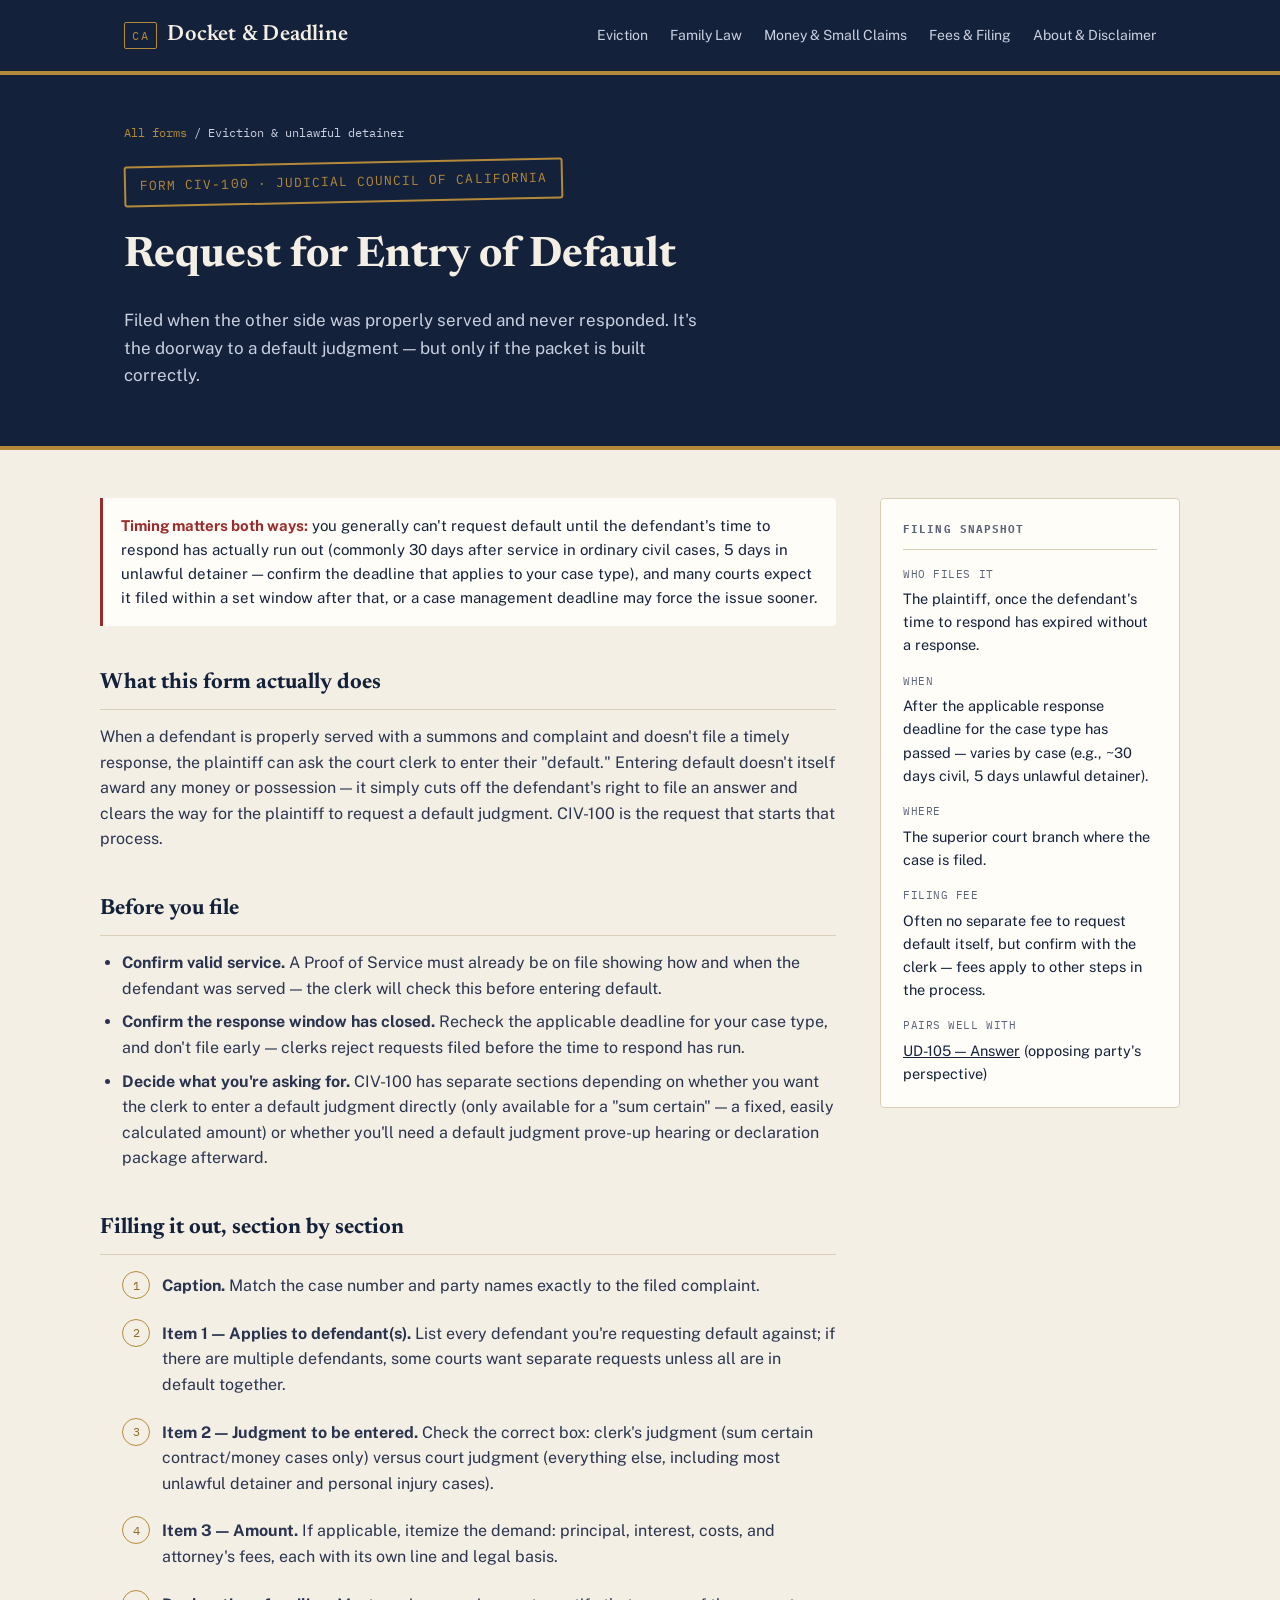
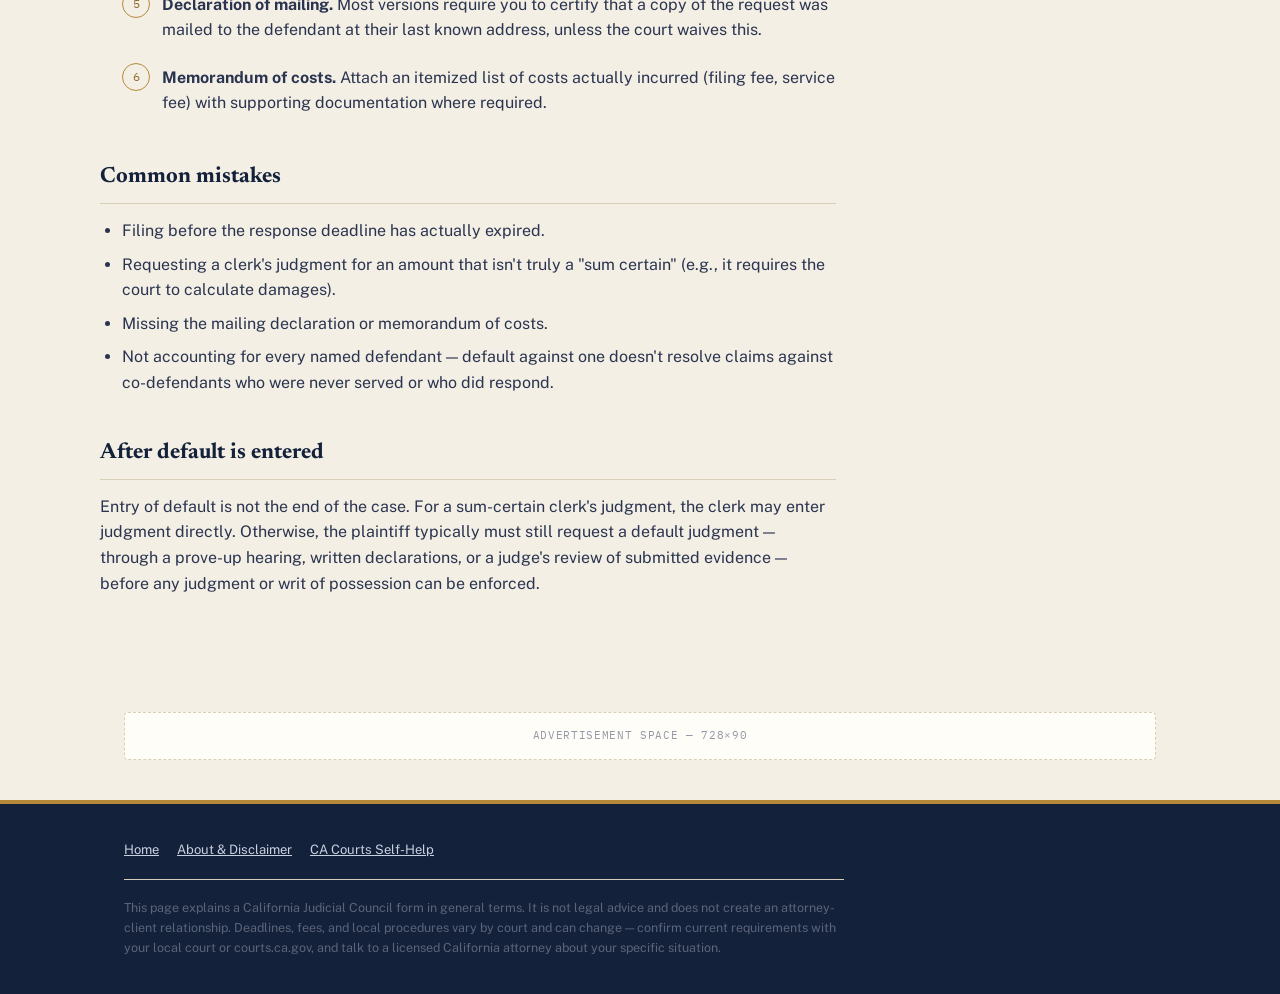
<file: civ-100.html>
<!DOCTYPE html>
<html lang="en">
<head>
<meta charset="UTF-8">
<meta name="viewport" content="width=device-width, initial-scale=1.0">
<title>CIV-100 Request for Entry of Default: Plain-English Guide | Docket &amp; Deadline</title>
<meta name="description" content="How to file CIV-100 in California when the other side never responded to your complaint — timing, packet requirements, and default judgment next steps.">
<link rel="canonical" href="https://docketanddeadline.com/civ-100.html">
<link rel="preconnect" href="https://fonts.googleapis.com">
<link href="https://fonts.googleapis.com/css2?family=Newsreader:ital,wght@0,500;0,600;1,500&family=Public+Sans:wght@400;500;600;700&family=IBM+Plex+Mono:wght@400;500;600&display=swap" rel="stylesheet">
<link rel="stylesheet" href="style.css">
</head>
<body>

<div class="topbar">
  <div class="wrap">
    <a class="brand" href="index.html">
      <span class="mark">CA</span>
      <span class="name">Docket &amp; Deadline</span>
    </a>
    <nav class="topnav">
      <a href="index.html#eviction">Eviction</a>
      <a href="index.html#family">Family Law</a>
      <a href="index.html#money">Money &amp; Small Claims</a>
      <a href="index.html#fees">Fees &amp; Filing</a>
      <a href="disclaimer.html">About &amp; Disclaimer</a>
    </nav>
  </div>
</div>

<header class="guide-header">
  <div class="wrap">
    <div class="breadcrumb"><a href="index.html">All forms</a> / Eviction &amp; unlawful detainer</div>
    <div class="stamp">FORM CIV-100 · JUDICIAL COUNCIL OF CALIFORNIA</div>
    <h1>Request for Entry of Default</h1>
    <p class="tagline">Filed when the other side was properly served and never responded. It's the doorway to a default judgment — but only if the packet is built correctly.</p>
  </div>
</header>

<main class="wrap guide-layout">
  <article class="guide-body">

    <div class="callout deadline">
      <strong>Timing matters both ways:</strong> you generally can't request default until the defendant's time to respond has actually run out (commonly 30 days after service in ordinary civil cases, 5 days in unlawful detainer — confirm the deadline that applies to your case type), and many courts expect it filed within a set window after that, or a case management deadline may force the issue sooner.
    </div>

    <h2>What this form actually does</h2>
    <p>When a defendant is properly served with a summons and complaint and doesn't file a timely response, the plaintiff can ask the court clerk to enter their "default." Entering default doesn't itself award any money or possession — it simply cuts off the defendant's right to file an answer and clears the way for the plaintiff to request a default judgment. CIV-100 is the request that starts that process.</p>

    <h2>Before you file</h2>
    <ul>
      <li><strong>Confirm valid service.</strong> A Proof of Service must already be on file showing how and when the defendant was served — the clerk will check this before entering default.</li>
      <li><strong>Confirm the response window has closed.</strong> Recheck the applicable deadline for your case type, and don't file early — clerks reject requests filed before the time to respond has run.</li>
      <li><strong>Decide what you're asking for.</strong> CIV-100 has separate sections depending on whether you want the clerk to enter a default judgment directly (only available for a "sum certain" — a fixed, easily calculated amount) or whether you'll need a default judgment prove-up hearing or declaration package afterward.</li>
    </ul>

    <h2>Filling it out, section by section</h2>
    <ol class="steps">
      <li><strong>Caption.</strong> Match the case number and party names exactly to the filed complaint.</li>
      <li><strong>Item 1 — Applies to defendant(s).</strong> List every defendant you're requesting default against; if there are multiple defendants, some courts want separate requests unless all are in default together.</li>
      <li><strong>Item 2 — Judgment to be entered.</strong> Check the correct box: clerk's judgment (sum certain contract/money cases only) versus court judgment (everything else, including most unlawful detainer and personal injury cases).</li>
      <li><strong>Item 3 — Amount.</strong> If applicable, itemize the demand: principal, interest, costs, and attorney's fees, each with its own line and legal basis.</li>
      <li><strong>Declaration of mailing.</strong> Most versions require you to certify that a copy of the request was mailed to the defendant at their last known address, unless the court waives this.</li>
      <li><strong>Memorandum of costs.</strong> Attach an itemized list of costs actually incurred (filing fee, service fee) with supporting documentation where required.</li>
    </ol>

    <h2>Common mistakes</h2>
    <ul>
      <li>Filing before the response deadline has actually expired.</li>
      <li>Requesting a clerk's judgment for an amount that isn't truly a "sum certain" (e.g., it requires the court to calculate damages).</li>
      <li>Missing the mailing declaration or memorandum of costs.</li>
      <li>Not accounting for every named defendant — default against one doesn't resolve claims against co-defendants who were never served or who did respond.</li>
    </ul>

    <h2>After default is entered</h2>
    <p>Entry of default is not the end of the case. For a sum-certain clerk's judgment, the clerk may enter judgment directly. Otherwise, the plaintiff typically must still request a default judgment — through a prove-up hearing, written declarations, or a judge's review of submitted evidence — before any judgment or writ of possession can be enforced.</p>

  </article>

  <aside class="snapshot">
    <h3>Filing snapshot</h3>
    <dl>
      <dt>Who files it</dt>
      <dd>The plaintiff, once the defendant's time to respond has expired without a response.</dd>

      <dt>When</dt>
      <dd>After the applicable response deadline for the case type has passed — varies by case (e.g., ~30 days civil, 5 days unlawful detainer).</dd>

      <dt>Where</dt>
      <dd>The superior court branch where the case is filed.</dd>

      <dt>Filing fee</dt>
      <dd>Often no separate fee to request default itself, but confirm with the clerk — fees apply to other steps in the process.</dd>

      <dt>Pairs well with</dt>
      <dd><a href="ud-105.html">UD-105 — Answer</a> (opposing party's perspective)</dd>
    </dl>
  </aside>
</main>

<div class="wrap"><div class="ad-slot"><span>Advertisement space — 728×90</span></div></div>

<footer>
  <div class="wrap">
    <div>
      <div class="foot-links">
        <a href="index.html">Home</a>
        <a href="disclaimer.html">About &amp; Disclaimer</a>
        <a href="https://selfhelp.courts.ca.gov" target="_blank" rel="noopener">CA Courts Self-Help</a>
      </div>
      <div class="disclaimer-strip">
        This page explains a California Judicial Council form in general terms. It is not legal advice and does not create an attorney-client relationship. Deadlines, fees, and local procedures vary by court and can change — confirm current requirements with your local court or courts.ca.gov, and talk to a licensed California attorney about your specific situation.
      </div>
    </div>
  </div>
</footer>

</body>
</html>
</file>
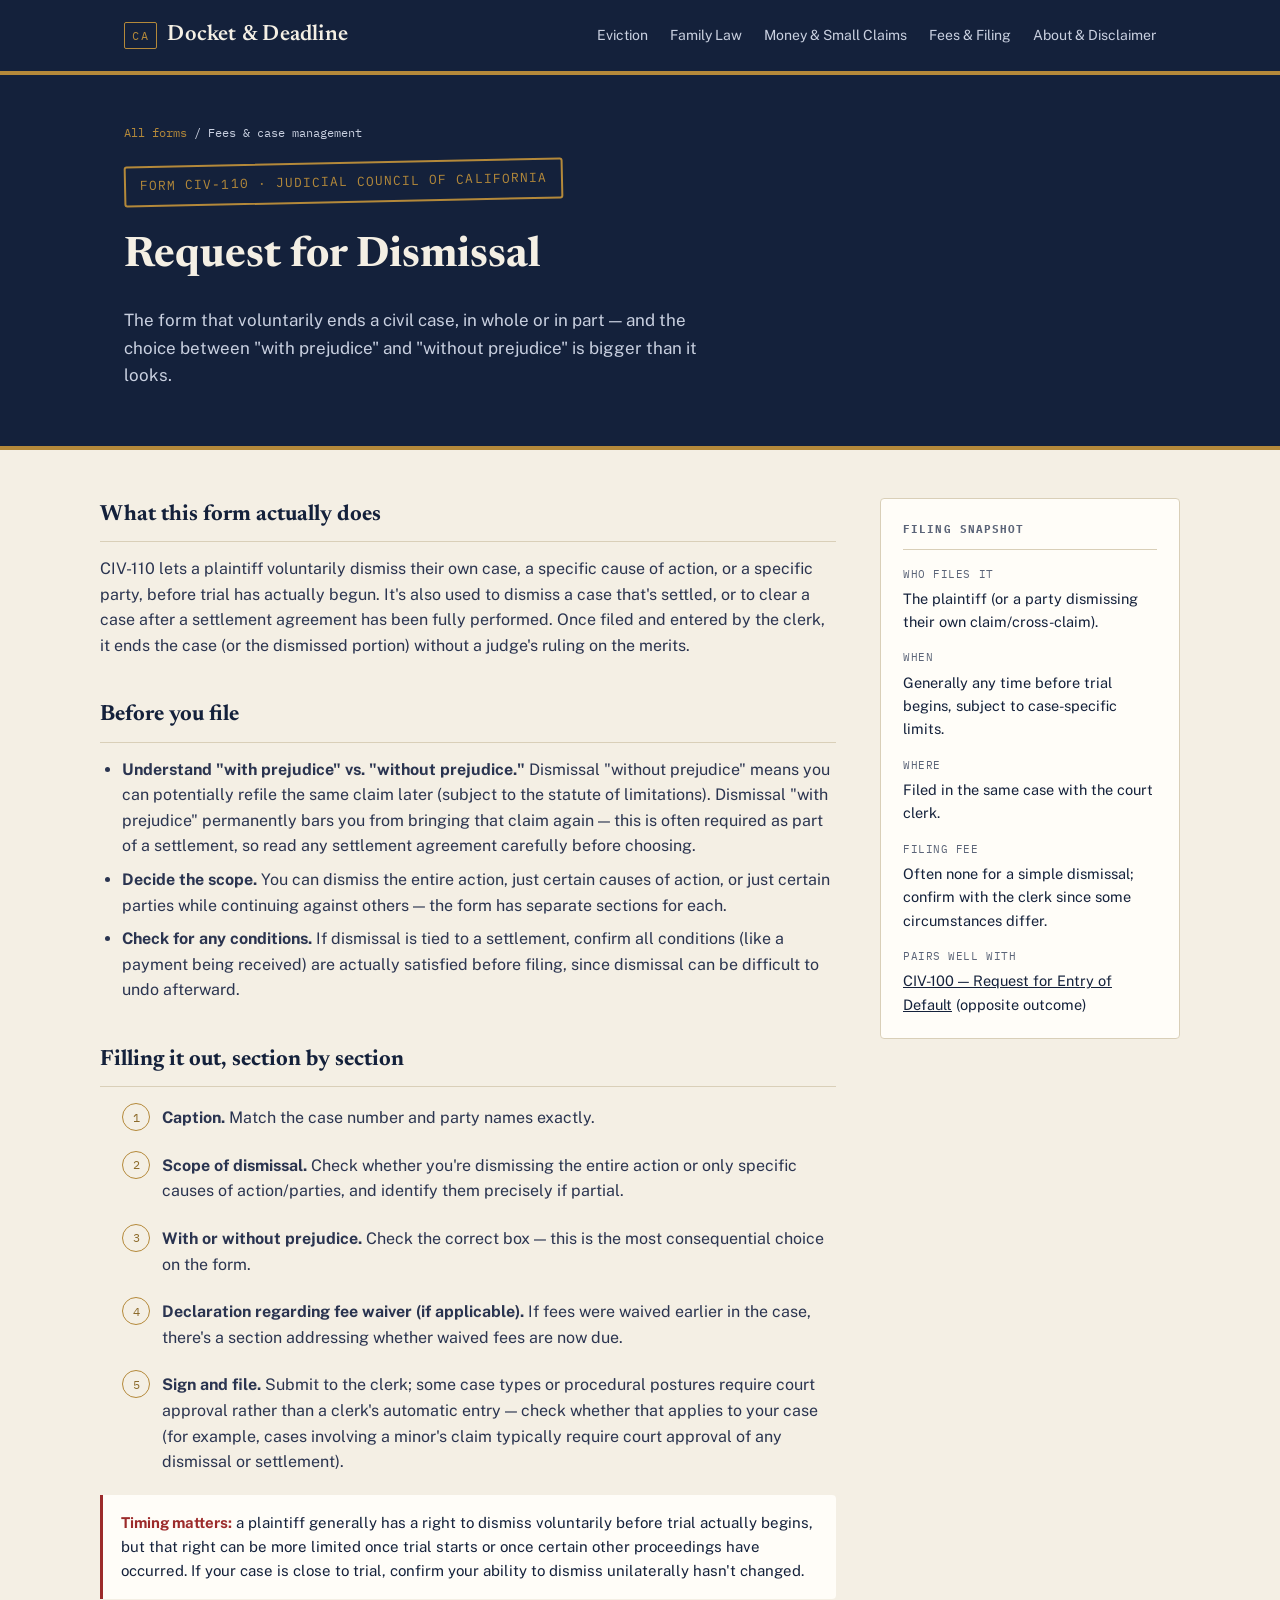
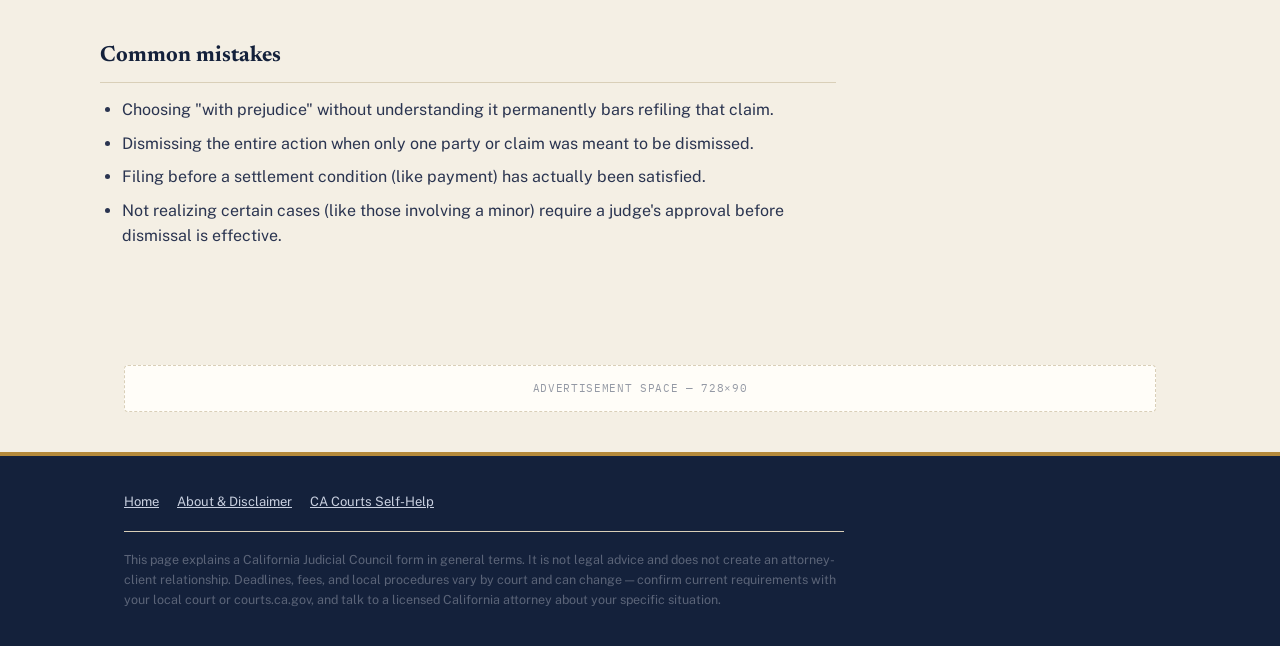
<file: civ-110.html>
<!DOCTYPE html>
<html lang="en">
<head>
<meta charset="UTF-8">
<meta name="viewport" content="width=device-width, initial-scale=1.0">
<title>CIV-110 Request for Dismissal: Plain-English Guide | Docket &amp; Deadline</title>
<meta name="description" content="How to fill out CIV-110 to voluntarily dismiss a California civil case — full vs. partial dismissal, with vs. without prejudice, and common mistakes.">
<link rel="canonical" href="https://docketanddeadline.com/civ-110.html">
<link rel="preconnect" href="https://fonts.googleapis.com">
<link href="https://fonts.googleapis.com/css2?family=Newsreader:ital,wght@0,500;0,600;1,500&family=Public+Sans:wght@400;500;600;700&family=IBM+Plex+Mono:wght@400;500;600&display=swap" rel="stylesheet">
<link rel="stylesheet" href="style.css">
</head>
<body>

<div class="topbar">
  <div class="wrap">
    <a class="brand" href="index.html">
      <span class="mark">CA</span>
      <span class="name">Docket &amp; Deadline</span>
    </a>
    <nav class="topnav">
      <a href="index.html#eviction">Eviction</a>
      <a href="index.html#family">Family Law</a>
      <a href="index.html#money">Money &amp; Small Claims</a>
      <a href="index.html#fees">Fees &amp; Filing</a>
      <a href="disclaimer.html">About &amp; Disclaimer</a>
    </nav>
  </div>
</div>

<header class="guide-header">
  <div class="wrap">
    <div class="breadcrumb"><a href="index.html">All forms</a> / Fees &amp; case management</div>
    <div class="stamp">FORM CIV-110 · JUDICIAL COUNCIL OF CALIFORNIA</div>
    <h1>Request for Dismissal</h1>
    <p class="tagline">The form that voluntarily ends a civil case, in whole or in part — and the choice between "with prejudice" and "without prejudice" is bigger than it looks.</p>
  </div>
</header>

<main class="wrap guide-layout">
  <article class="guide-body">

    <h2>What this form actually does</h2>
    <p>CIV-110 lets a plaintiff voluntarily dismiss their own case, a specific cause of action, or a specific party, before trial has actually begun. It's also used to dismiss a case that's settled, or to clear a case after a settlement agreement has been fully performed. Once filed and entered by the clerk, it ends the case (or the dismissed portion) without a judge's ruling on the merits.</p>

    <h2>Before you file</h2>
    <ul>
      <li><strong>Understand "with prejudice" vs. "without prejudice."</strong> Dismissal "without prejudice" means you can potentially refile the same claim later (subject to the statute of limitations). Dismissal "with prejudice" permanently bars you from bringing that claim again — this is often required as part of a settlement, so read any settlement agreement carefully before choosing.</li>
      <li><strong>Decide the scope.</strong> You can dismiss the entire action, just certain causes of action, or just certain parties while continuing against others — the form has separate sections for each.</li>
      <li><strong>Check for any conditions.</strong> If dismissal is tied to a settlement, confirm all conditions (like a payment being received) are actually satisfied before filing, since dismissal can be difficult to undo afterward.</li>
    </ul>

    <h2>Filling it out, section by section</h2>
    <ol class="steps">
      <li><strong>Caption.</strong> Match the case number and party names exactly.</li>
      <li><strong>Scope of dismissal.</strong> Check whether you're dismissing the entire action or only specific causes of action/parties, and identify them precisely if partial.</li>
      <li><strong>With or without prejudice.</strong> Check the correct box — this is the most consequential choice on the form.</li>
      <li><strong>Declaration regarding fee waiver (if applicable).</strong> If fees were waived earlier in the case, there's a section addressing whether waived fees are now due.</li>
      <li><strong>Sign and file.</strong> Submit to the clerk; some case types or procedural postures require court approval rather than a clerk's automatic entry — check whether that applies to your case (for example, cases involving a minor's claim typically require court approval of any dismissal or settlement).</li>
    </ol>

    <div class="callout deadline">
      <strong>Timing matters:</strong> a plaintiff generally has a right to dismiss voluntarily before trial actually begins, but that right can be more limited once trial starts or once certain other proceedings have occurred. If your case is close to trial, confirm your ability to dismiss unilaterally hasn't changed.
    </div>

    <h2>Common mistakes</h2>
    <ul>
      <li>Choosing "with prejudice" without understanding it permanently bars refiling that claim.</li>
      <li>Dismissing the entire action when only one party or claim was meant to be dismissed.</li>
      <li>Filing before a settlement condition (like payment) has actually been satisfied.</li>
      <li>Not realizing certain cases (like those involving a minor) require a judge's approval before dismissal is effective.</li>
    </ul>

  </article>

  <aside class="snapshot">
    <h3>Filing snapshot</h3>
    <dl>
      <dt>Who files it</dt>
      <dd>The plaintiff (or a party dismissing their own claim/cross-claim).</dd>

      <dt>When</dt>
      <dd>Generally any time before trial begins, subject to case-specific limits.</dd>

      <dt>Where</dt>
      <dd>Filed in the same case with the court clerk.</dd>

      <dt>Filing fee</dt>
      <dd>Often none for a simple dismissal; confirm with the clerk since some circumstances differ.</dd>

      <dt>Pairs well with</dt>
      <dd><a href="civ-100.html">CIV-100 — Request for Entry of Default</a> (opposite outcome)</dd>
    </dl>
  </aside>
</main>

<div class="wrap"><div class="ad-slot"><span>Advertisement space — 728×90</span></div></div>

<footer>
  <div class="wrap">
    <div>
      <div class="foot-links">
        <a href="index.html">Home</a>
        <a href="disclaimer.html">About &amp; Disclaimer</a>
        <a href="https://selfhelp.courts.ca.gov" target="_blank" rel="noopener">CA Courts Self-Help</a>
      </div>
      <div class="disclaimer-strip">
        This page explains a California Judicial Council form in general terms. It is not legal advice and does not create an attorney-client relationship. Deadlines, fees, and local procedures vary by court and can change — confirm current requirements with your local court or courts.ca.gov, and talk to a licensed California attorney about your specific situation.
      </div>
    </div>
  </div>
</footer>

</body>
</html>
</file>
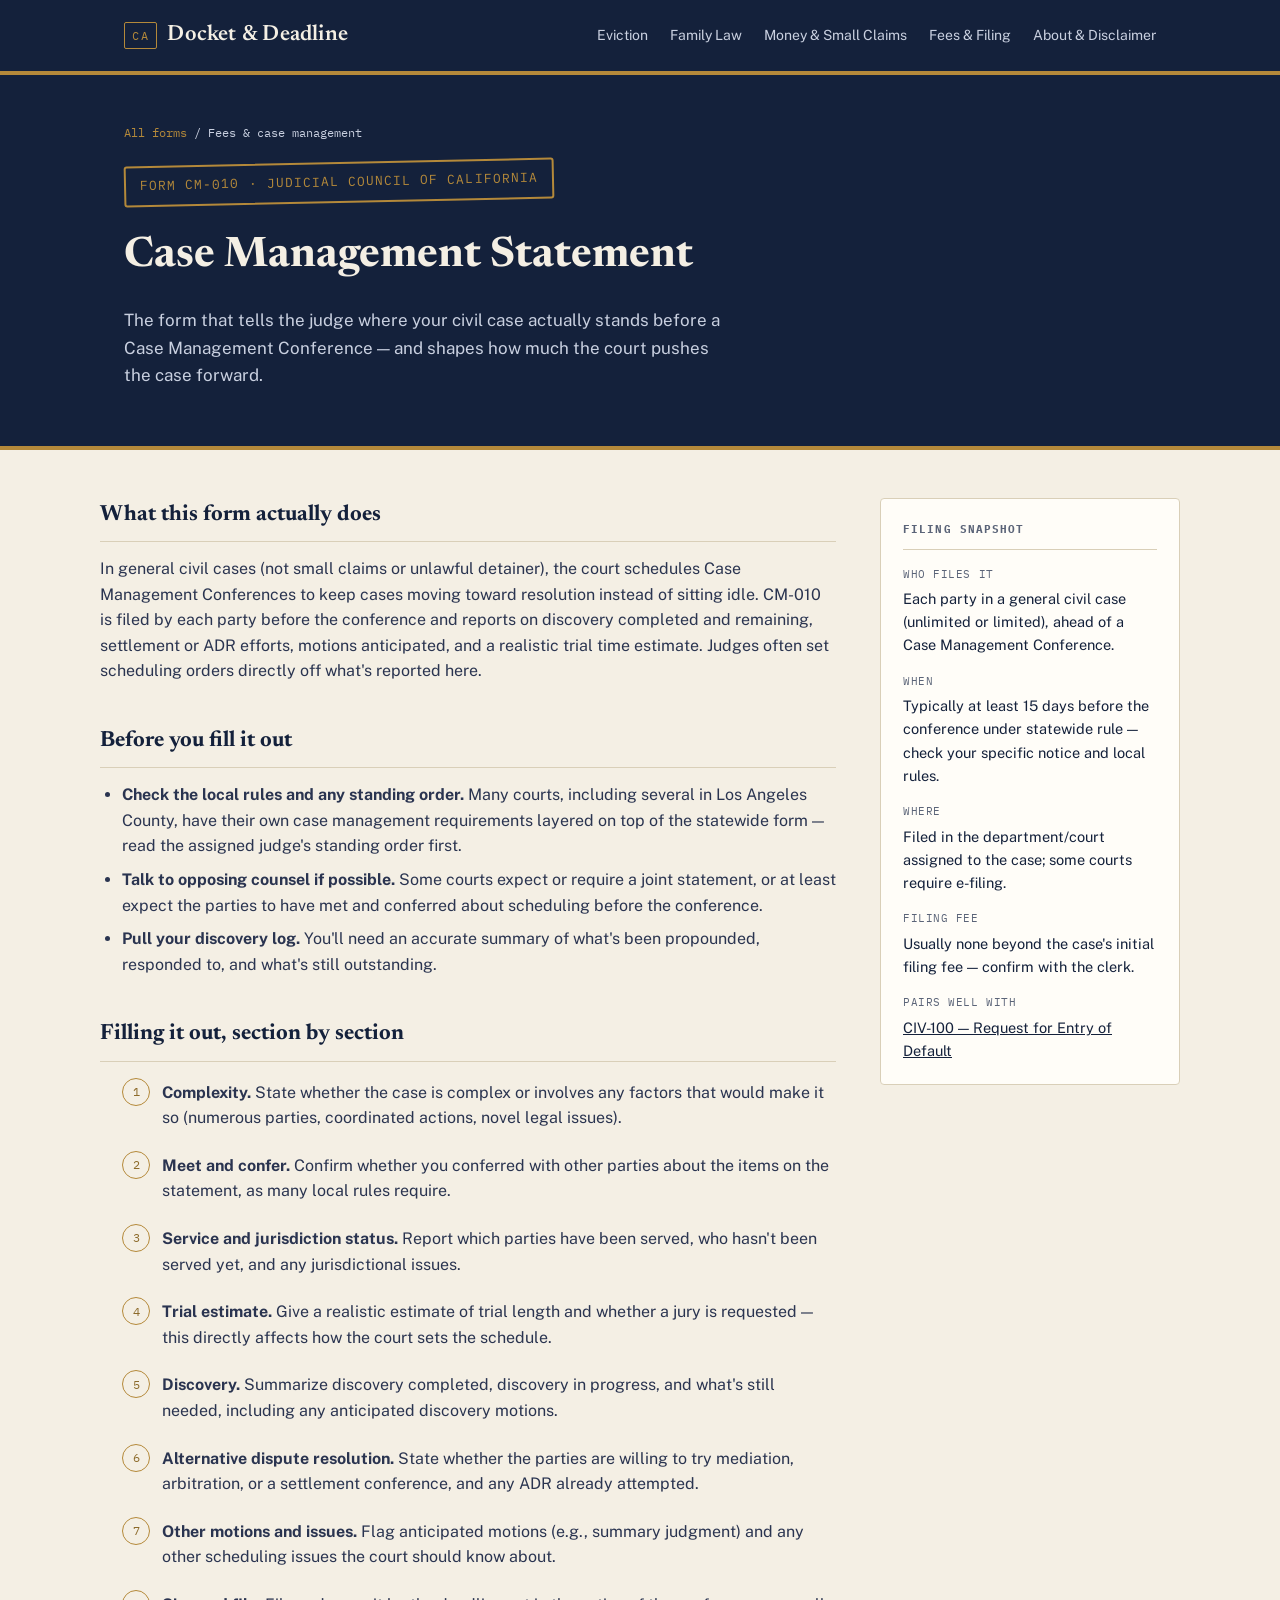
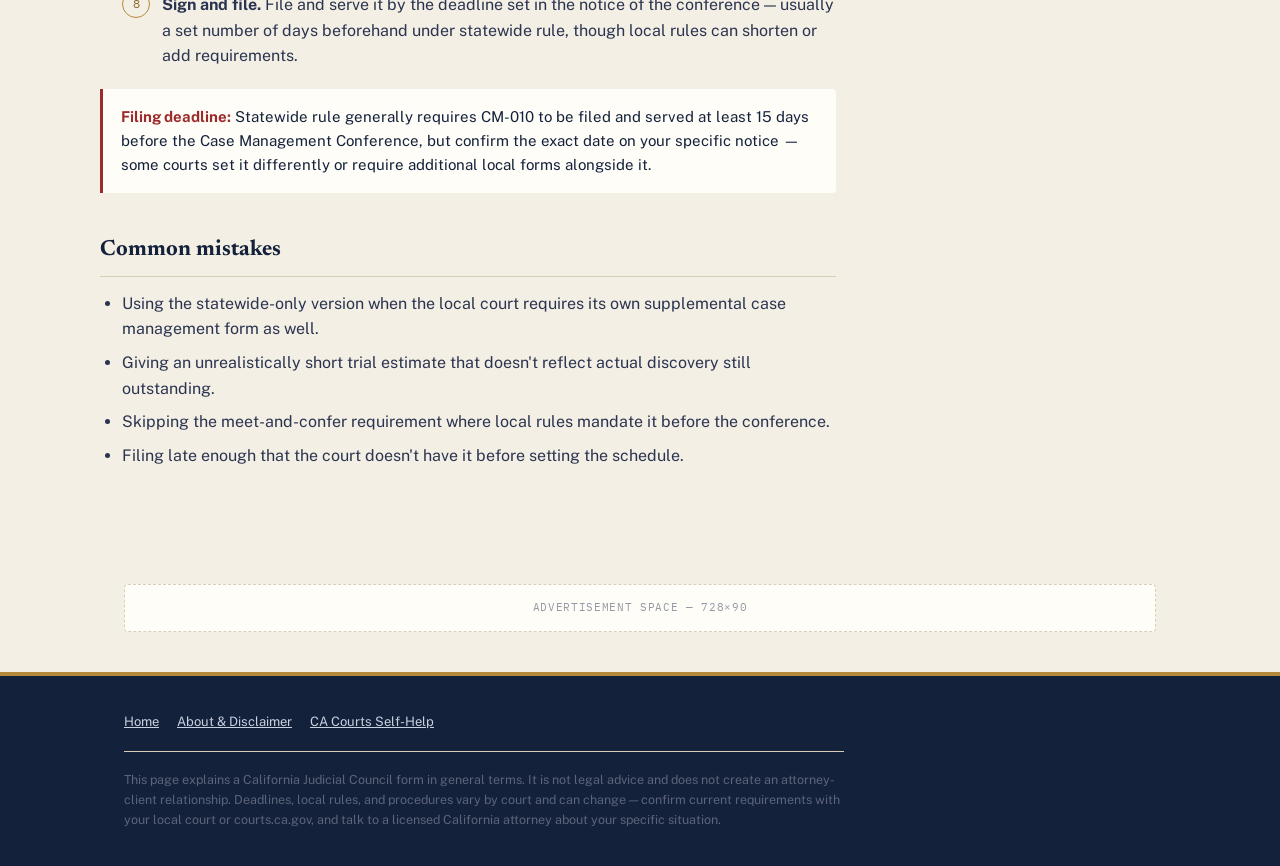
<file: cm-010.html>
<!DOCTYPE html>
<html lang="en">
<head>
<meta charset="UTF-8">
<meta name="viewport" content="width=device-width, initial-scale=1.0">
<title>CM-010 Case Management Statement: Plain-English Guide | Docket &amp; Deadline</title>
<meta name="description" content="How to fill out CM-010 before a California Case Management Conference — discovery status, ADR, settlement, and trial estimates explained simply.">
<link rel="canonical" href="https://docketanddeadline.com/cm-010.html">
<link rel="preconnect" href="https://fonts.googleapis.com">
<link href="https://fonts.googleapis.com/css2?family=Newsreader:ital,wght@0,500;0,600;1,500&family=Public+Sans:wght@400;500;600;700&family=IBM+Plex+Mono:wght@400;500;600&display=swap" rel="stylesheet">
<link rel="stylesheet" href="style.css">
</head>
<body>

<div class="topbar">
  <div class="wrap">
    <a class="brand" href="index.html">
      <span class="mark">CA</span>
      <span class="name">Docket &amp; Deadline</span>
    </a>
    <nav class="topnav">
      <a href="index.html#eviction">Eviction</a>
      <a href="index.html#family">Family Law</a>
      <a href="index.html#money">Money &amp; Small Claims</a>
      <a href="index.html#fees">Fees &amp; Filing</a>
      <a href="disclaimer.html">About &amp; Disclaimer</a>
    </nav>
  </div>
</div>

<header class="guide-header">
  <div class="wrap">
    <div class="breadcrumb"><a href="index.html">All forms</a> / Fees &amp; case management</div>
    <div class="stamp">FORM CM-010 · JUDICIAL COUNCIL OF CALIFORNIA</div>
    <h1>Case Management Statement</h1>
    <p class="tagline">The form that tells the judge where your civil case actually stands before a Case Management Conference — and shapes how much the court pushes the case forward.</p>
  </div>
</header>

<main class="wrap guide-layout">
  <article class="guide-body">

    <h2>What this form actually does</h2>
    <p>In general civil cases (not small claims or unlawful detainer), the court schedules Case Management Conferences to keep cases moving toward resolution instead of sitting idle. CM-010 is filed by each party before the conference and reports on discovery completed and remaining, settlement or ADR efforts, motions anticipated, and a realistic trial time estimate. Judges often set scheduling orders directly off what's reported here.</p>

    <h2>Before you fill it out</h2>
    <ul>
      <li><strong>Check the local rules and any standing order.</strong> Many courts, including several in Los Angeles County, have their own case management requirements layered on top of the statewide form — read the assigned judge's standing order first.</li>
      <li><strong>Talk to opposing counsel if possible.</strong> Some courts expect or require a joint statement, or at least expect the parties to have met and conferred about scheduling before the conference.</li>
      <li><strong>Pull your discovery log.</strong> You'll need an accurate summary of what's been propounded, responded to, and what's still outstanding.</li>
    </ul>

    <h2>Filling it out, section by section</h2>
    <ol class="steps">
      <li><strong>Complexity.</strong> State whether the case is complex or involves any factors that would make it so (numerous parties, coordinated actions, novel legal issues).</li>
      <li><strong>Meet and confer.</strong> Confirm whether you conferred with other parties about the items on the statement, as many local rules require.</li>
      <li><strong>Service and jurisdiction status.</strong> Report which parties have been served, who hasn't been served yet, and any jurisdictional issues.</li>
      <li><strong>Trial estimate.</strong> Give a realistic estimate of trial length and whether a jury is requested — this directly affects how the court sets the schedule.</li>
      <li><strong>Discovery.</strong> Summarize discovery completed, discovery in progress, and what's still needed, including any anticipated discovery motions.</li>
      <li><strong>Alternative dispute resolution.</strong> State whether the parties are willing to try mediation, arbitration, or a settlement conference, and any ADR already attempted.</li>
      <li><strong>Other motions and issues.</strong> Flag anticipated motions (e.g., summary judgment) and any other scheduling issues the court should know about.</li>
      <li><strong>Sign and file.</strong> File and serve it by the deadline set in the notice of the conference — usually a set number of days beforehand under statewide rule, though local rules can shorten or add requirements.</li>
    </ol>

    <div class="callout deadline">
      <strong>Filing deadline:</strong> Statewide rule generally requires CM-010 to be filed and served at least 15 days before the Case Management Conference, but confirm the exact date on your specific notice — some courts set it differently or require additional local forms alongside it.
    </div>

    <h2>Common mistakes</h2>
    <ul>
      <li>Using the statewide-only version when the local court requires its own supplemental case management form as well.</li>
      <li>Giving an unrealistically short trial estimate that doesn't reflect actual discovery still outstanding.</li>
      <li>Skipping the meet-and-confer requirement where local rules mandate it before the conference.</li>
      <li>Filing late enough that the court doesn't have it before setting the schedule.</li>
    </ul>

  </article>

  <aside class="snapshot">
    <h3>Filing snapshot</h3>
    <dl>
      <dt>Who files it</dt>
      <dd>Each party in a general civil case (unlimited or limited), ahead of a Case Management Conference.</dd>

      <dt>When</dt>
      <dd>Typically at least 15 days before the conference under statewide rule — check your specific notice and local rules.</dd>

      <dt>Where</dt>
      <dd>Filed in the department/court assigned to the case; some courts require e-filing.</dd>

      <dt>Filing fee</dt>
      <dd>Usually none beyond the case's initial filing fee — confirm with the clerk.</dd>

      <dt>Pairs well with</dt>
      <dd><a href="civ-100.html">CIV-100 — Request for Entry of Default</a></dd>
    </dl>
  </aside>
</main>

<div class="wrap"><div class="ad-slot"><span>Advertisement space — 728×90</span></div></div>

<footer>
  <div class="wrap">
    <div>
      <div class="foot-links">
        <a href="index.html">Home</a>
        <a href="disclaimer.html">About &amp; Disclaimer</a>
        <a href="https://selfhelp.courts.ca.gov" target="_blank" rel="noopener">CA Courts Self-Help</a>
      </div>
      <div class="disclaimer-strip">
        This page explains a California Judicial Council form in general terms. It is not legal advice and does not create an attorney-client relationship. Deadlines, local rules, and procedures vary by court and can change — confirm current requirements with your local court or courts.ca.gov, and talk to a licensed California attorney about your specific situation.
      </div>
    </div>
  </div>
</footer>

</body>
</html>
</file>
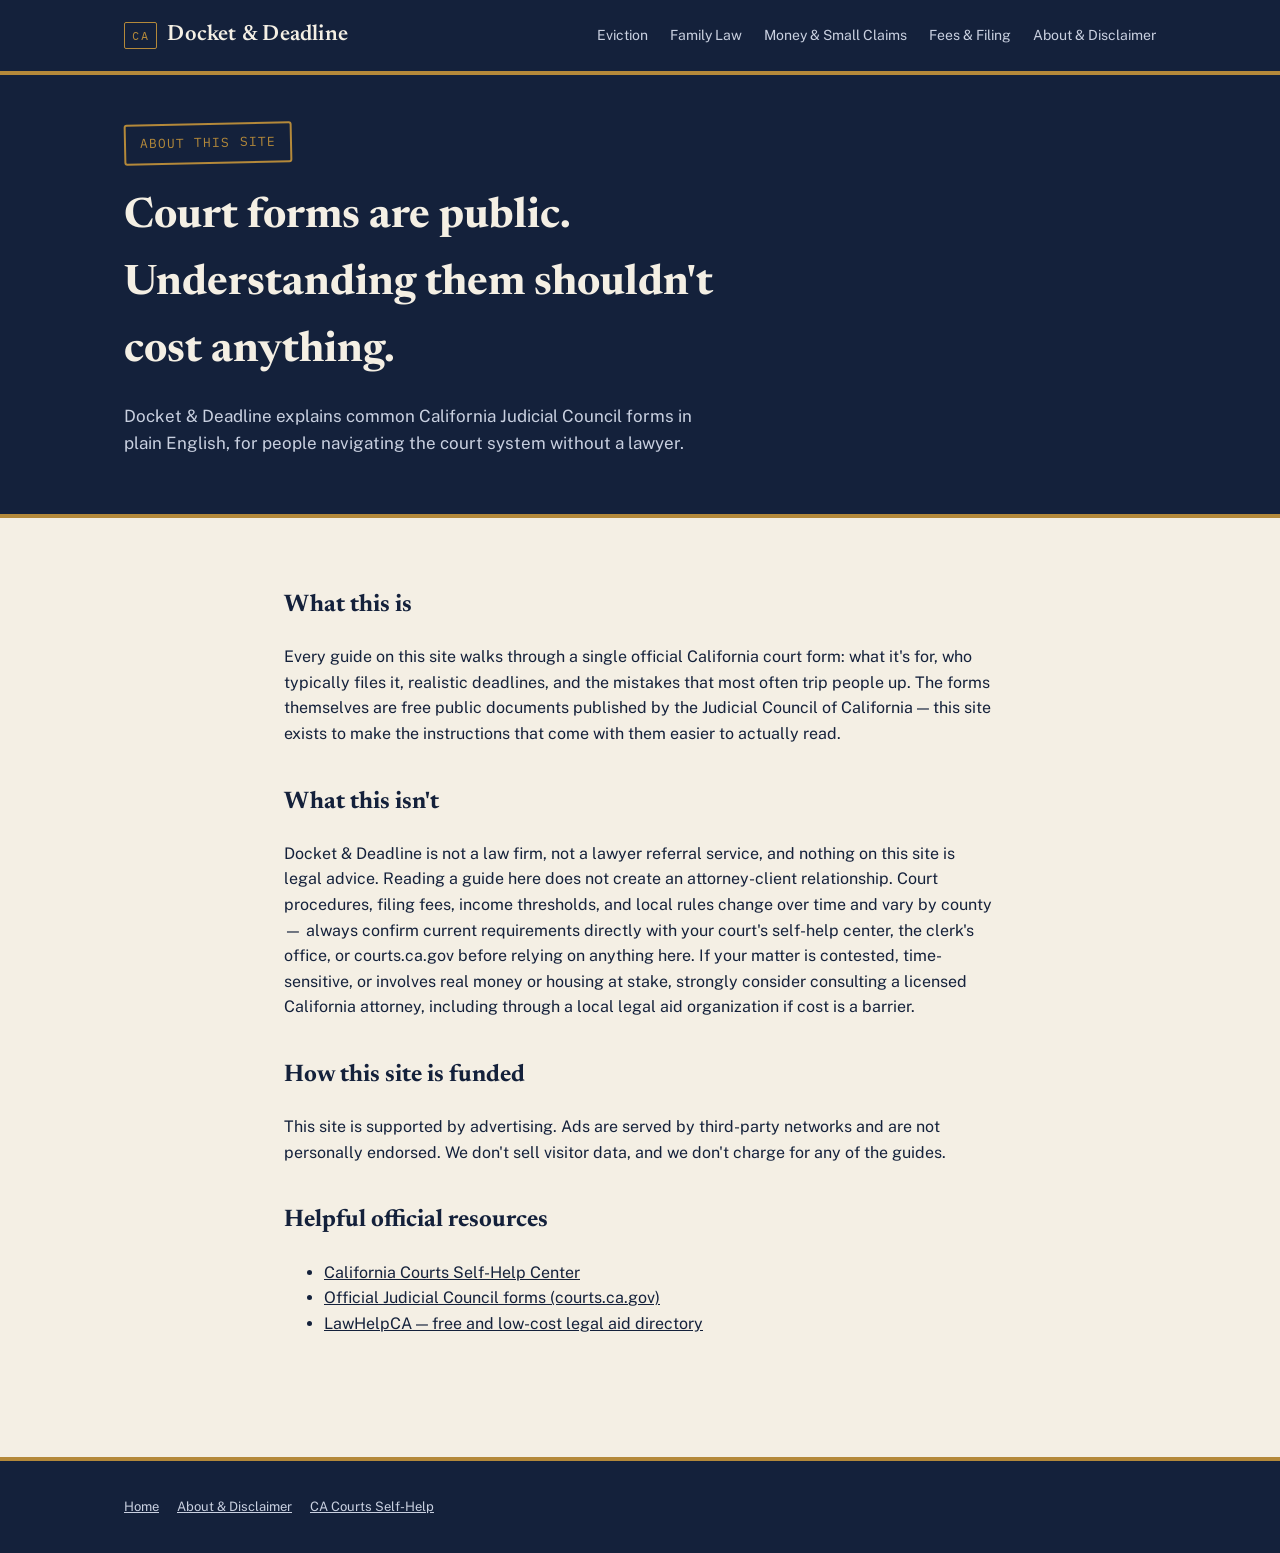
<file: disclaimer.html>
<!DOCTYPE html>
<html lang="en">
<head>
<meta charset="UTF-8">
<meta name="viewport" content="width=device-width, initial-scale=1.0">
<title>About &amp; Disclaimer | Docket &amp; Deadline</title>
<meta name="description" content="About Docket & Deadline: free plain-English guides to California court forms. Not a law firm, not legal advice.">
<link rel="canonical" href="https://docketanddeadline.com/disclaimer.html">
<link rel="preconnect" href="https://fonts.googleapis.com">
<link href="https://fonts.googleapis.com/css2?family=Newsreader:ital,wght@0,500;0,600;1,500&family=Public+Sans:wght@400;500;600;700&family=IBM+Plex+Mono:wght@400;500;600&display=swap" rel="stylesheet">
<link rel="stylesheet" href="style.css">
</head>
<body>

<div class="topbar">
  <div class="wrap">
    <a class="brand" href="index.html">
      <span class="mark">CA</span>
      <span class="name">Docket &amp; Deadline</span>
    </a>
    <nav class="topnav">
      <a href="index.html#eviction">Eviction</a>
      <a href="index.html#family">Family Law</a>
      <a href="index.html#money">Money &amp; Small Claims</a>
      <a href="index.html#fees">Fees &amp; Filing</a>
      <a href="disclaimer.html">About &amp; Disclaimer</a>
    </nav>
  </div>
</div>

<header class="guide-header">
  <div class="wrap">
    <div class="stamp">ABOUT THIS SITE</div>
    <h1>Court forms are public. Understanding them shouldn't cost anything.</h1>
    <p class="tagline">Docket &amp; Deadline explains common California Judicial Council forms in plain English, for people navigating the court system without a lawyer.</p>
  </div>
</header>

<main class="wrap" style="max-width:760px; padding:48px 24px 64px;">

  <h2 style="font-family:var(--serif); font-size:24px;">What this is</h2>
  <p>Every guide on this site walks through a single official California court form: what it's for, who typically files it, realistic deadlines, and the mistakes that most often trip people up. The forms themselves are free public documents published by the Judicial Council of California — this site exists to make the instructions that come with them easier to actually read.</p>

  <h2 style="font-family:var(--serif); font-size:24px; margin-top:36px;">What this isn't</h2>
  <p>Docket &amp; Deadline is not a law firm, not a lawyer referral service, and nothing on this site is legal advice. Reading a guide here does not create an attorney-client relationship. Court procedures, filing fees, income thresholds, and local rules change over time and vary by county — always confirm current requirements directly with your court's self-help center, the clerk's office, or courts.ca.gov before relying on anything here. If your matter is contested, time-sensitive, or involves real money or housing at stake, strongly consider consulting a licensed California attorney, including through a local legal aid organization if cost is a barrier.</p>

  <h2 style="font-family:var(--serif); font-size:24px; margin-top:36px;">How this site is funded</h2>
  <p>This site is supported by advertising. Ads are served by third-party networks and are not personally endorsed. We don't sell visitor data, and we don't charge for any of the guides.</p>

  <h2 style="font-family:var(--serif); font-size:24px; margin-top:36px;">Helpful official resources</h2>
  <ul>
    <li><a href="https://selfhelp.courts.ca.gov" target="_blank" rel="noopener">California Courts Self-Help Center</a></li>
    <li><a href="https://www.courts.ca.gov/forms.htm" target="_blank" rel="noopener">Official Judicial Council forms (courts.ca.gov)</a></li>
    <li><a href="https://lawhelpca.org" target="_blank" rel="noopener">LawHelpCA — free and low-cost legal aid directory</a></li>
  </ul>

</main>

<footer>
  <div class="wrap">
    <div>
      <div class="foot-links">
        <a href="index.html">Home</a>
        <a href="disclaimer.html">About &amp; Disclaimer</a>
        <a href="https://selfhelp.courts.ca.gov" target="_blank" rel="noopener">CA Courts Self-Help</a>
      </div>
    </div>
  </div>
</footer>

</body>
</html>
</file>
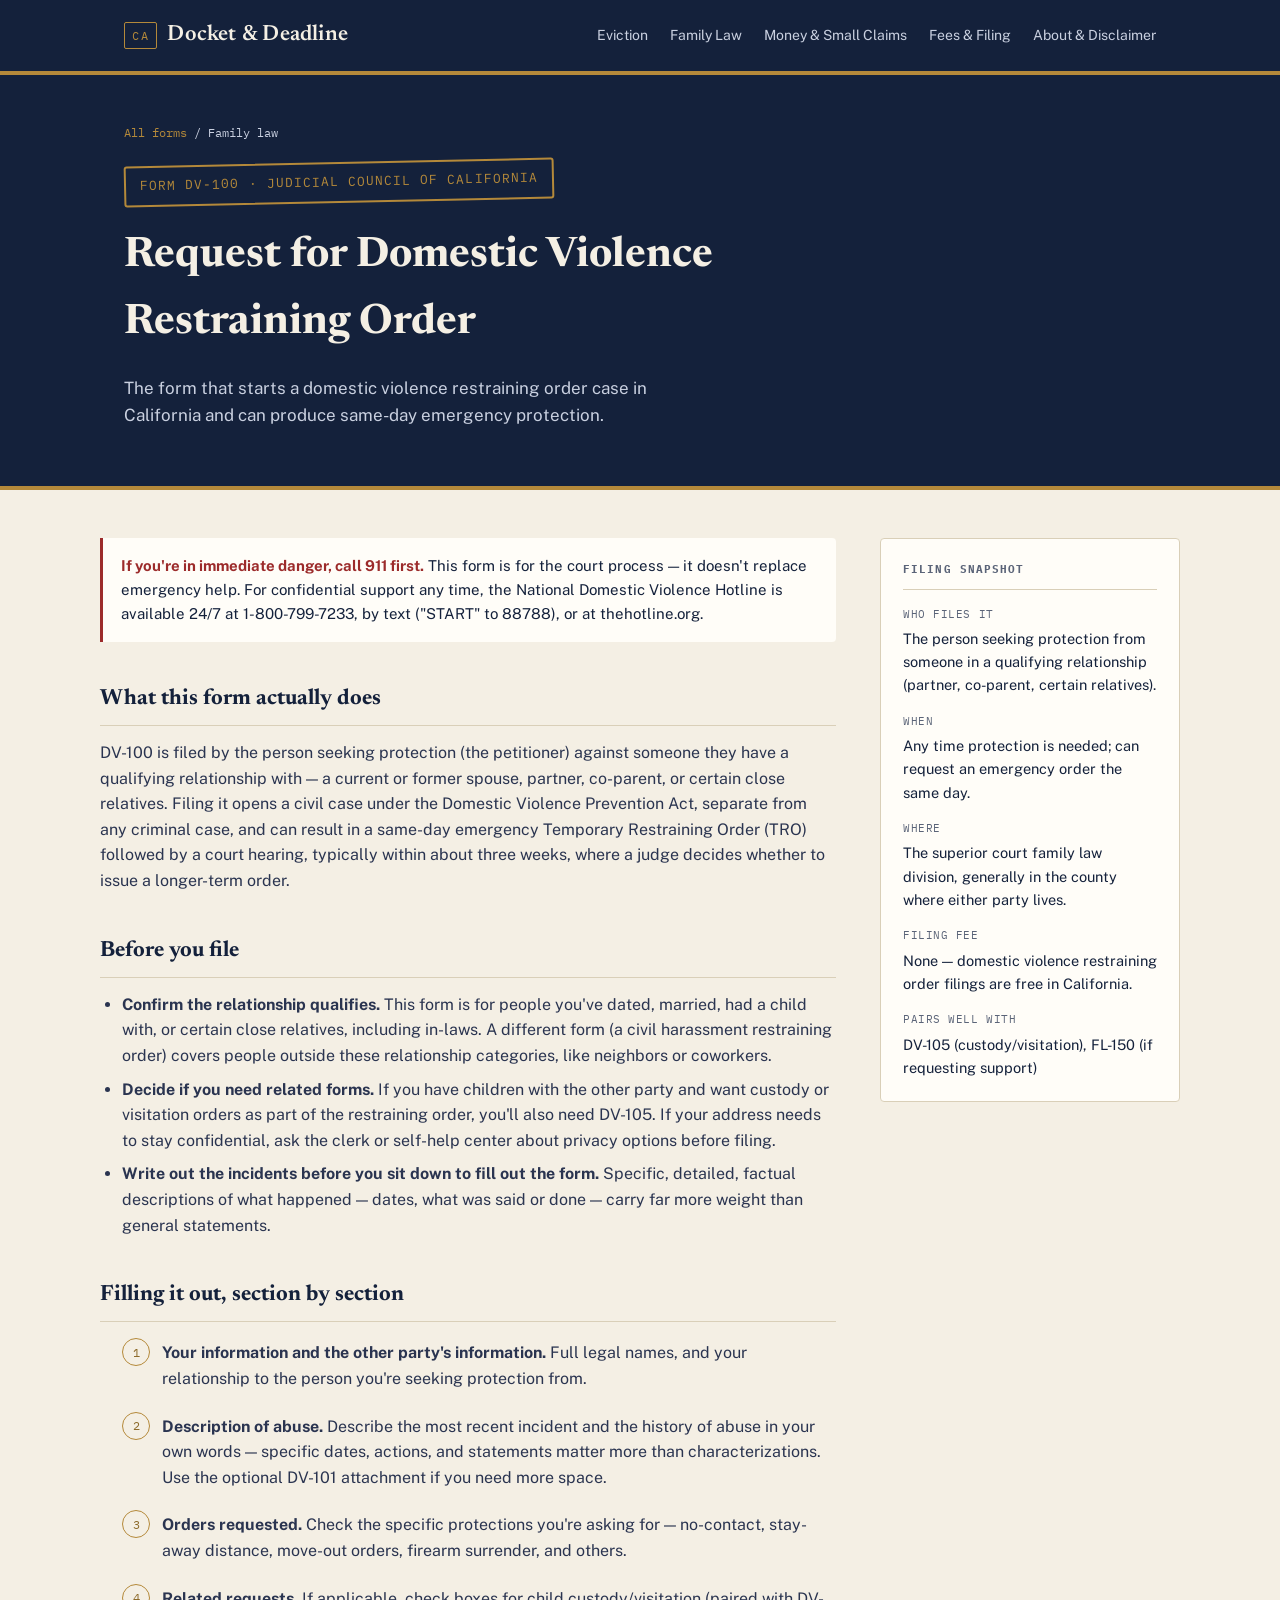
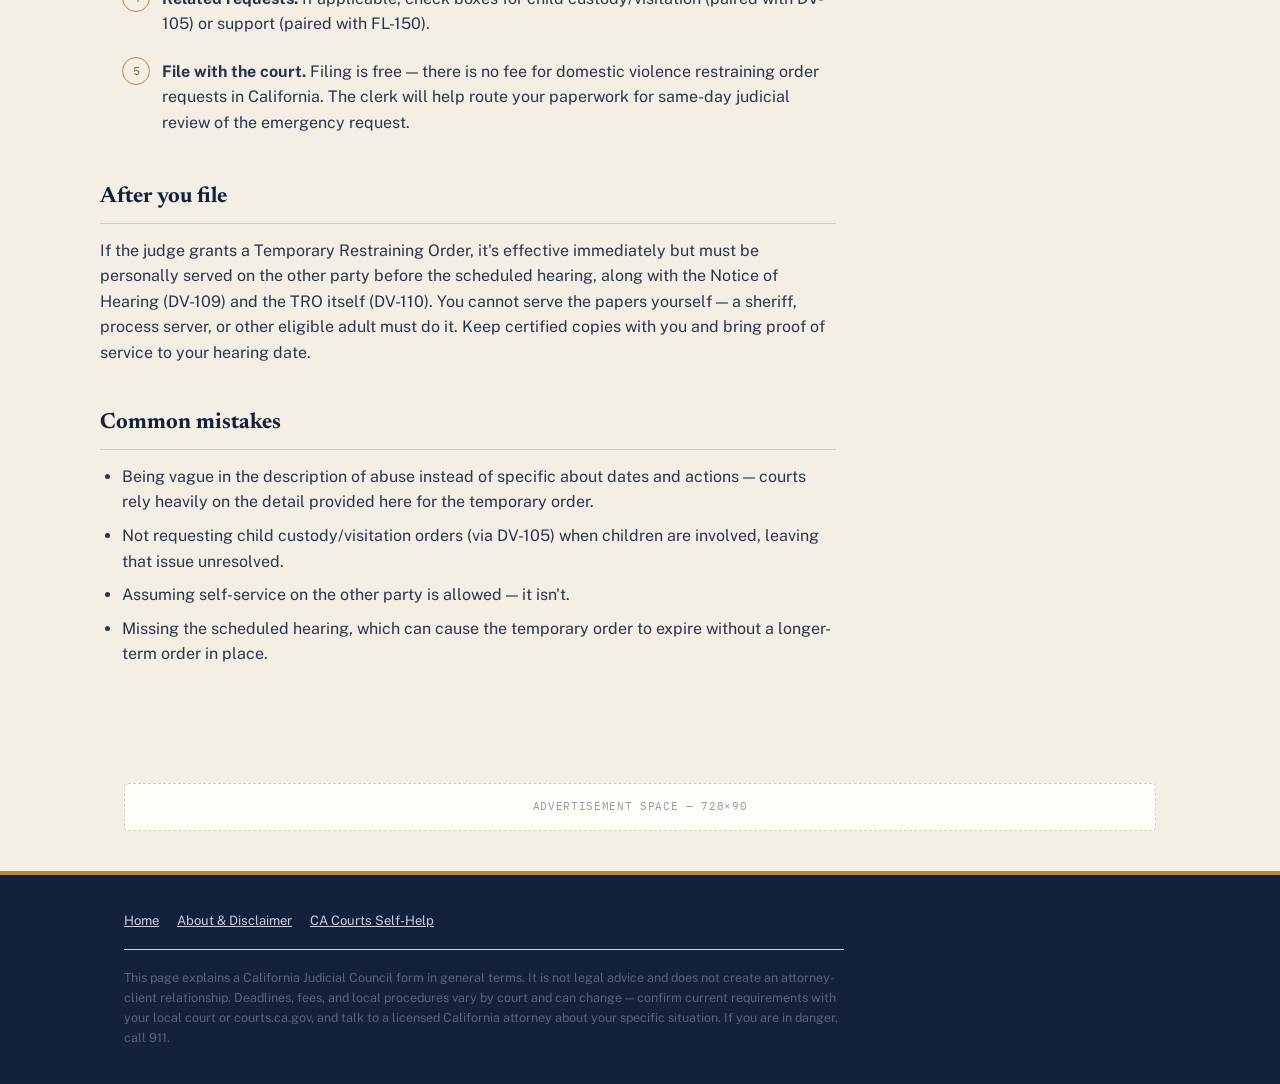
<file: dv-100.html>
<!DOCTYPE html>
<html lang="en">
<head>
<meta charset="UTF-8">
<meta name="viewport" content="width=device-width, initial-scale=1.0">
<title>DV-100 Request for Domestic Violence Restraining Order: Plain-English Guide | Docket &amp; Deadline</title>
<meta name="description" content="How to fill out DV-100 to request a California domestic violence restraining order — what to include, related forms, and where to get help.">
<link rel="canonical" href="https://docketanddeadline.com/dv-100.html">
<link rel="preconnect" href="https://fonts.googleapis.com">
<link href="https://fonts.googleapis.com/css2?family=Newsreader:ital,wght@0,500;0,600;1,500&family=Public+Sans:wght@400;500;600;700&family=IBM+Plex+Mono:wght@400;500;600&display=swap" rel="stylesheet">
<link rel="stylesheet" href="style.css">
</head>
<body>

<div class="topbar">
  <div class="wrap">
    <a class="brand" href="index.html">
      <span class="mark">CA</span>
      <span class="name">Docket &amp; Deadline</span>
    </a>
    <nav class="topnav">
      <a href="index.html#eviction">Eviction</a>
      <a href="index.html#family">Family Law</a>
      <a href="index.html#money">Money &amp; Small Claims</a>
      <a href="index.html#fees">Fees &amp; Filing</a>
      <a href="disclaimer.html">About &amp; Disclaimer</a>
    </nav>
  </div>
</div>

<header class="guide-header">
  <div class="wrap">
    <div class="breadcrumb"><a href="index.html">All forms</a> / Family law</div>
    <div class="stamp">FORM DV-100 · JUDICIAL COUNCIL OF CALIFORNIA</div>
    <h1>Request for Domestic Violence Restraining Order</h1>
    <p class="tagline">The form that starts a domestic violence restraining order case in California and can produce same-day emergency protection.</p>
  </div>
</header>

<main class="wrap guide-layout">
  <article class="guide-body">

    <div class="callout deadline">
      <strong>If you're in immediate danger, call 911 first.</strong> This form is for the court process — it doesn't replace emergency help. For confidential support any time, the National Domestic Violence Hotline is available 24/7 at 1-800-799-7233, by text ("START" to 88788), or at thehotline.org.
    </div>

    <h2>What this form actually does</h2>
    <p>DV-100 is filed by the person seeking protection (the petitioner) against someone they have a qualifying relationship with — a current or former spouse, partner, co-parent, or certain close relatives. Filing it opens a civil case under the Domestic Violence Prevention Act, separate from any criminal case, and can result in a same-day emergency Temporary Restraining Order (TRO) followed by a court hearing, typically within about three weeks, where a judge decides whether to issue a longer-term order.</p>

    <h2>Before you file</h2>
    <ul>
      <li><strong>Confirm the relationship qualifies.</strong> This form is for people you've dated, married, had a child with, or certain close relatives, including in-laws. A different form (a civil harassment restraining order) covers people outside these relationship categories, like neighbors or coworkers.</li>
      <li><strong>Decide if you need related forms.</strong> If you have children with the other party and want custody or visitation orders as part of the restraining order, you'll also need DV-105. If your address needs to stay confidential, ask the clerk or self-help center about privacy options before filing.</li>
      <li><strong>Write out the incidents before you sit down to fill out the form.</strong> Specific, detailed, factual descriptions of what happened — dates, what was said or done — carry far more weight than general statements.</li>
    </ul>

    <h2>Filling it out, section by section</h2>
    <ol class="steps">
      <li><strong>Your information and the other party's information.</strong> Full legal names, and your relationship to the person you're seeking protection from.</li>
      <li><strong>Description of abuse.</strong> Describe the most recent incident and the history of abuse in your own words — specific dates, actions, and statements matter more than characterizations. Use the optional DV-101 attachment if you need more space.</li>
      <li><strong>Orders requested.</strong> Check the specific protections you're asking for — no-contact, stay-away distance, move-out orders, firearm surrender, and others.</li>
      <li><strong>Related requests.</strong> If applicable, check boxes for child custody/visitation (paired with DV-105) or support (paired with FL-150).</li>
      <li><strong>File with the court.</strong> Filing is free — there is no fee for domestic violence restraining order requests in California. The clerk will help route your paperwork for same-day judicial review of the emergency request.</li>
    </ol>

    <h2>After you file</h2>
    <p>If the judge grants a Temporary Restraining Order, it's effective immediately but must be personally served on the other party before the scheduled hearing, along with the Notice of Hearing (DV-109) and the TRO itself (DV-110). You cannot serve the papers yourself — a sheriff, process server, or other eligible adult must do it. Keep certified copies with you and bring proof of service to your hearing date.</p>

    <h2>Common mistakes</h2>
    <ul>
      <li>Being vague in the description of abuse instead of specific about dates and actions — courts rely heavily on the detail provided here for the temporary order.</li>
      <li>Not requesting child custody/visitation orders (via DV-105) when children are involved, leaving that issue unresolved.</li>
      <li>Assuming self-service on the other party is allowed — it isn't.</li>
      <li>Missing the scheduled hearing, which can cause the temporary order to expire without a longer-term order in place.</li>
    </ul>

  </article>

  <aside class="snapshot">
    <h3>Filing snapshot</h3>
    <dl>
      <dt>Who files it</dt>
      <dd>The person seeking protection from someone in a qualifying relationship (partner, co-parent, certain relatives).</dd>

      <dt>When</dt>
      <dd>Any time protection is needed; can request an emergency order the same day.</dd>

      <dt>Where</dt>
      <dd>The superior court family law division, generally in the county where either party lives.</dd>

      <dt>Filing fee</dt>
      <dd>None — domestic violence restraining order filings are free in California.</dd>

      <dt>Pairs well with</dt>
      <dd>DV-105 (custody/visitation), FL-150 (if requesting support)</dd>
    </dl>
  </aside>
</main>

<div class="wrap"><div class="ad-slot"><span>Advertisement space — 728×90</span></div></div>

<footer>
  <div class="wrap">
    <div>
      <div class="foot-links">
        <a href="index.html">Home</a>
        <a href="disclaimer.html">About &amp; Disclaimer</a>
        <a href="https://selfhelp.courts.ca.gov" target="_blank" rel="noopener">CA Courts Self-Help</a>
      </div>
      <div class="disclaimer-strip">
        This page explains a California Judicial Council form in general terms. It is not legal advice and does not create an attorney-client relationship. Deadlines, fees, and local procedures vary by court and can change — confirm current requirements with your local court or courts.ca.gov, and talk to a licensed California attorney about your specific situation. If you are in danger, call 911.
      </div>
    </div>
  </div>
</footer>

</body>
</html>
</file>
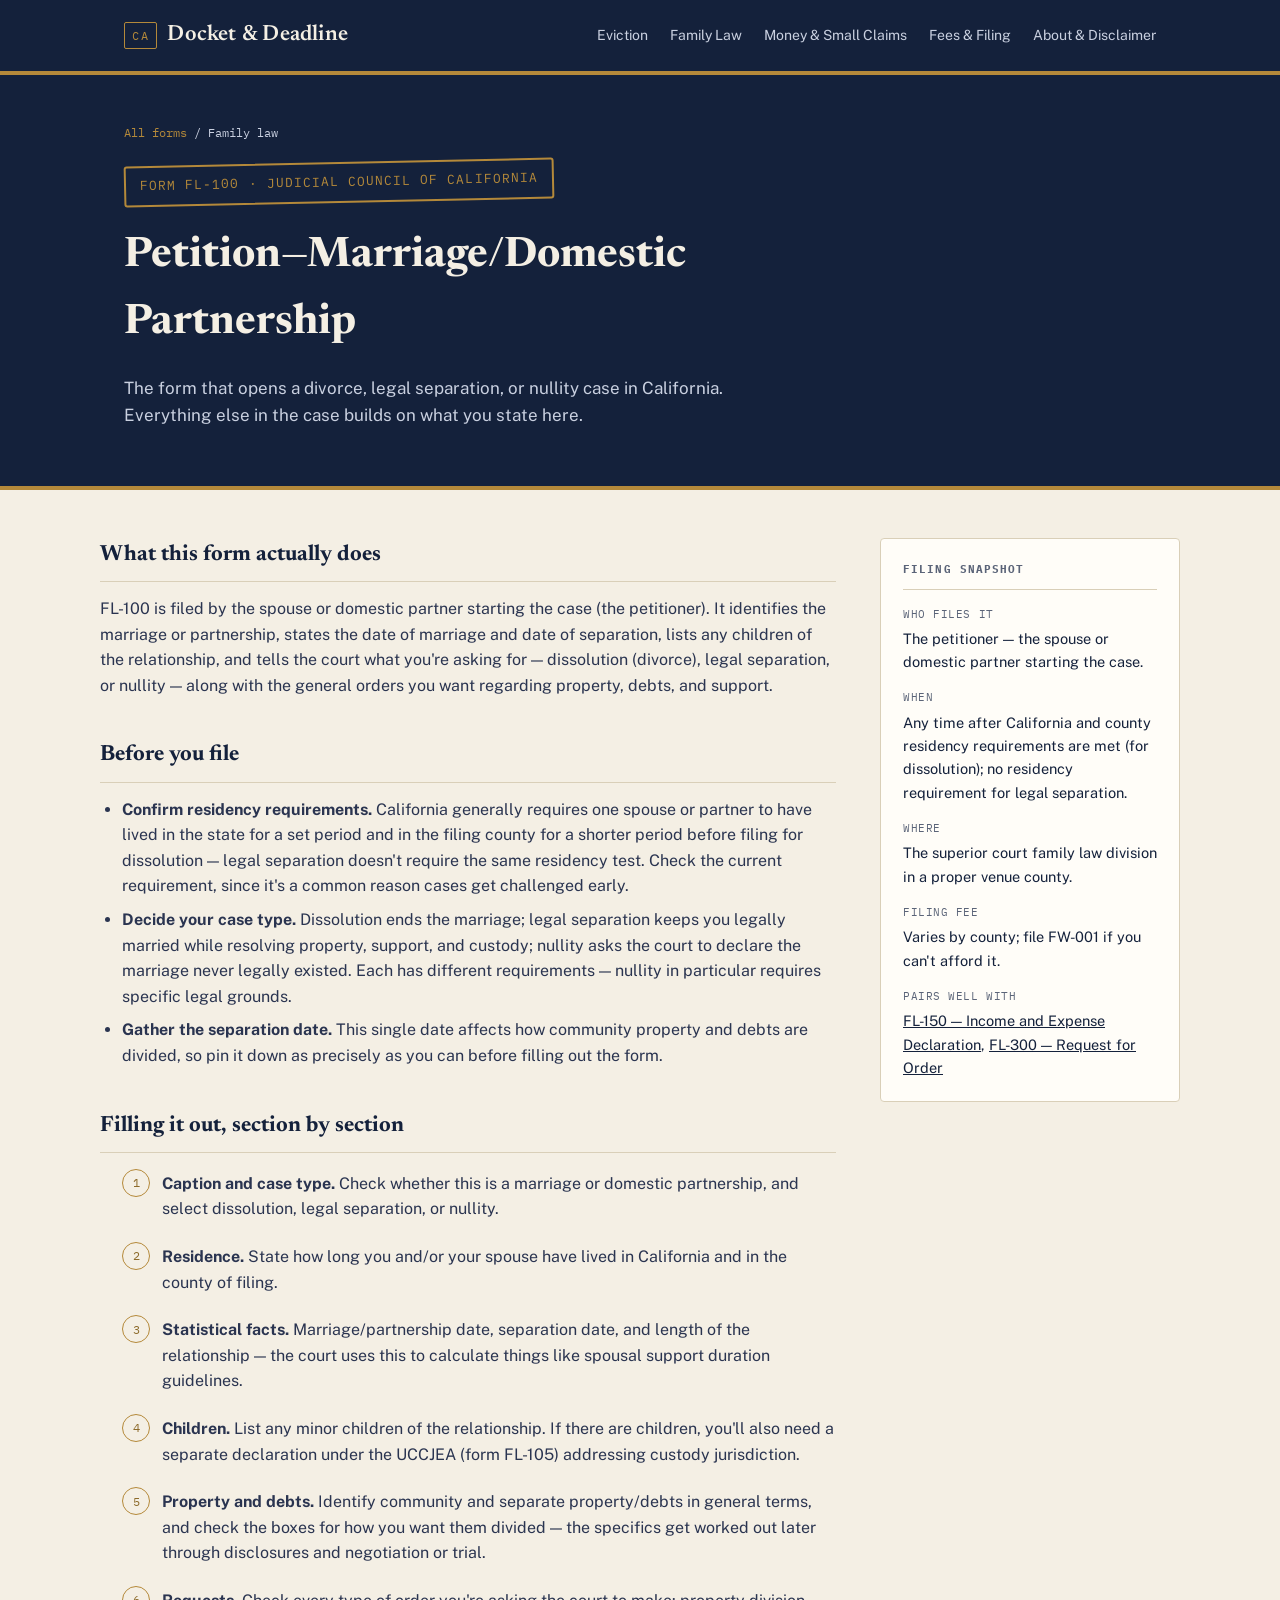
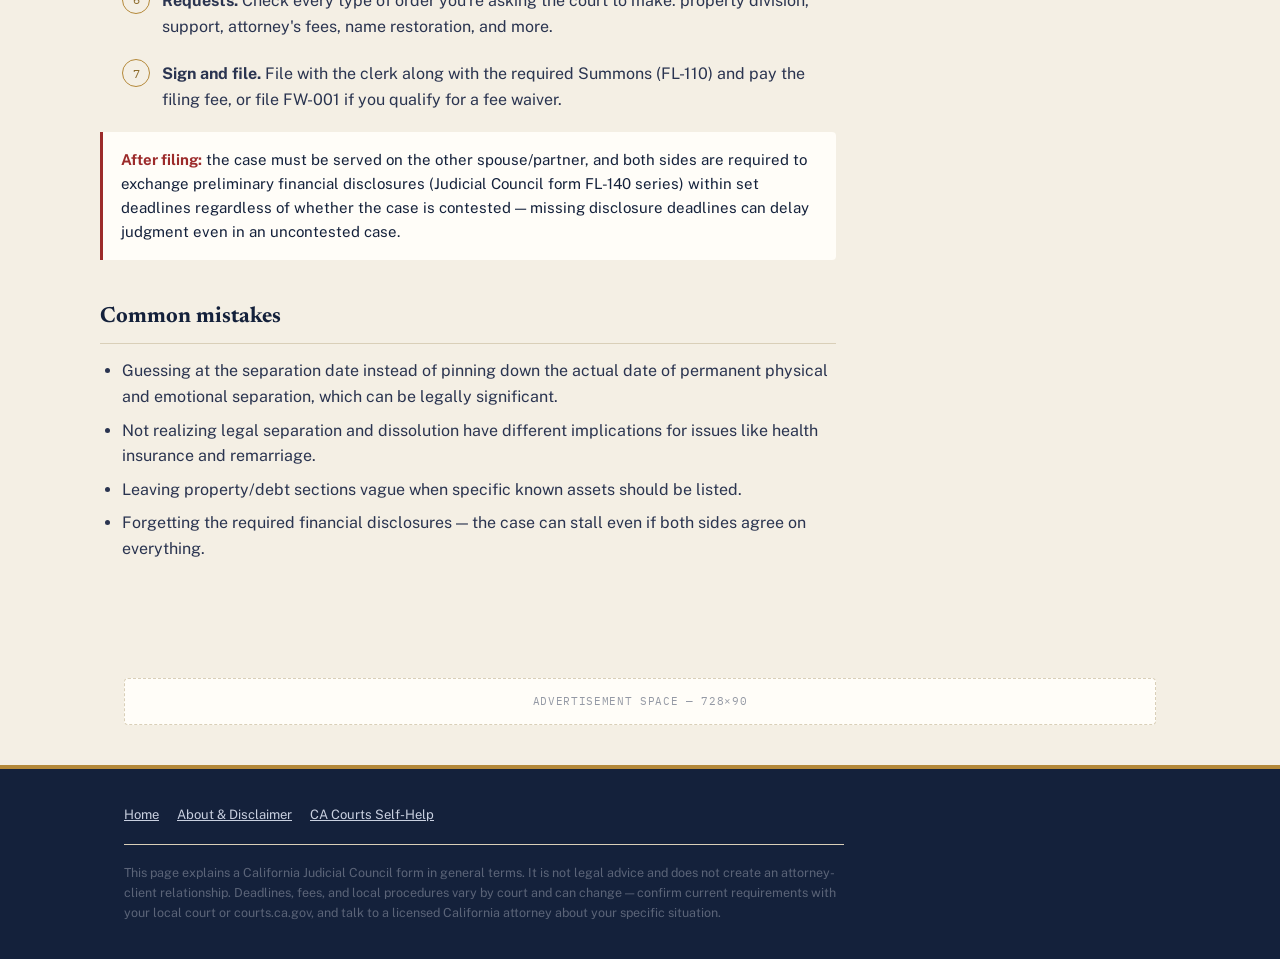
<file: fl-100.html>
<!DOCTYPE html>
<html lang="en">
<head>
<meta charset="UTF-8">
<meta name="viewport" content="width=device-width, initial-scale=1.0">
<title>FL-100 Petition—Marriage/Domestic Partnership: Plain-English Guide | Docket &amp; Deadline</title>
<meta name="description" content="How to fill out FL-100 to start a California divorce, legal separation, or nullity case — what it covers, key deadlines, and common mistakes.">
<link rel="canonical" href="https://docketanddeadline.com/fl-100.html">
<link rel="preconnect" href="https://fonts.googleapis.com">
<link href="https://fonts.googleapis.com/css2?family=Newsreader:ital,wght@0,500;0,600;1,500&family=Public+Sans:wght@400;500;600;700&family=IBM+Plex+Mono:wght@400;500;600&display=swap" rel="stylesheet">
<link rel="stylesheet" href="style.css">
</head>
<body>

<div class="topbar">
  <div class="wrap">
    <a class="brand" href="index.html">
      <span class="mark">CA</span>
      <span class="name">Docket &amp; Deadline</span>
    </a>
    <nav class="topnav">
      <a href="index.html#eviction">Eviction</a>
      <a href="index.html#family">Family Law</a>
      <a href="index.html#money">Money &amp; Small Claims</a>
      <a href="index.html#fees">Fees &amp; Filing</a>
      <a href="disclaimer.html">About &amp; Disclaimer</a>
    </nav>
  </div>
</div>

<header class="guide-header">
  <div class="wrap">
    <div class="breadcrumb"><a href="index.html">All forms</a> / Family law</div>
    <div class="stamp">FORM FL-100 · JUDICIAL COUNCIL OF CALIFORNIA</div>
    <h1>Petition—Marriage/Domestic Partnership</h1>
    <p class="tagline">The form that opens a divorce, legal separation, or nullity case in California. Everything else in the case builds on what you state here.</p>
  </div>
</header>

<main class="wrap guide-layout">
  <article class="guide-body">

    <h2>What this form actually does</h2>
    <p>FL-100 is filed by the spouse or domestic partner starting the case (the petitioner). It identifies the marriage or partnership, states the date of marriage and date of separation, lists any children of the relationship, and tells the court what you're asking for — dissolution (divorce), legal separation, or nullity — along with the general orders you want regarding property, debts, and support.</p>

    <h2>Before you file</h2>
    <ul>
      <li><strong>Confirm residency requirements.</strong> California generally requires one spouse or partner to have lived in the state for a set period and in the filing county for a shorter period before filing for dissolution — legal separation doesn't require the same residency test. Check the current requirement, since it's a common reason cases get challenged early.</li>
      <li><strong>Decide your case type.</strong> Dissolution ends the marriage; legal separation keeps you legally married while resolving property, support, and custody; nullity asks the court to declare the marriage never legally existed. Each has different requirements — nullity in particular requires specific legal grounds.</li>
      <li><strong>Gather the separation date.</strong> This single date affects how community property and debts are divided, so pin it down as precisely as you can before filling out the form.</li>
    </ul>

    <h2>Filling it out, section by section</h2>
    <ol class="steps">
      <li><strong>Caption and case type.</strong> Check whether this is a marriage or domestic partnership, and select dissolution, legal separation, or nullity.</li>
      <li><strong>Residence.</strong> State how long you and/or your spouse have lived in California and in the county of filing.</li>
      <li><strong>Statistical facts.</strong> Marriage/partnership date, separation date, and length of the relationship — the court uses this to calculate things like spousal support duration guidelines.</li>
      <li><strong>Children.</strong> List any minor children of the relationship. If there are children, you'll also need a separate declaration under the UCCJEA (form FL-105) addressing custody jurisdiction.</li>
      <li><strong>Property and debts.</strong> Identify community and separate property/debts in general terms, and check the boxes for how you want them divided — the specifics get worked out later through disclosures and negotiation or trial.</li>
      <li><strong>Requests.</strong> Check every type of order you're asking the court to make: property division, support, attorney's fees, name restoration, and more.</li>
      <li><strong>Sign and file.</strong> File with the clerk along with the required Summons (FL-110) and pay the filing fee, or file FW-001 if you qualify for a fee waiver.</li>
    </ol>

    <div class="callout deadline">
      <strong>After filing:</strong> the case must be served on the other spouse/partner, and both sides are required to exchange preliminary financial disclosures (Judicial Council form FL-140 series) within set deadlines regardless of whether the case is contested — missing disclosure deadlines can delay judgment even in an uncontested case.
    </div>

    <h2>Common mistakes</h2>
    <ul>
      <li>Guessing at the separation date instead of pinning down the actual date of permanent physical and emotional separation, which can be legally significant.</li>
      <li>Not realizing legal separation and dissolution have different implications for issues like health insurance and remarriage.</li>
      <li>Leaving property/debt sections vague when specific known assets should be listed.</li>
      <li>Forgetting the required financial disclosures — the case can stall even if both sides agree on everything.</li>
    </ul>

  </article>

  <aside class="snapshot">
    <h3>Filing snapshot</h3>
    <dl>
      <dt>Who files it</dt>
      <dd>The petitioner — the spouse or domestic partner starting the case.</dd>

      <dt>When</dt>
      <dd>Any time after California and county residency requirements are met (for dissolution); no residency requirement for legal separation.</dd>

      <dt>Where</dt>
      <dd>The superior court family law division in a proper venue county.</dd>

      <dt>Filing fee</dt>
      <dd>Varies by county; file FW-001 if you can't afford it.</dd>

      <dt>Pairs well with</dt>
      <dd><a href="fl-150.html">FL-150 — Income and Expense Declaration</a>, <a href="fl-300.html">FL-300 — Request for Order</a></dd>
    </dl>
  </aside>
</main>

<div class="wrap"><div class="ad-slot"><span>Advertisement space — 728×90</span></div></div>

<footer>
  <div class="wrap">
    <div>
      <div class="foot-links">
        <a href="index.html">Home</a>
        <a href="disclaimer.html">About &amp; Disclaimer</a>
        <a href="https://selfhelp.courts.ca.gov" target="_blank" rel="noopener">CA Courts Self-Help</a>
      </div>
      <div class="disclaimer-strip">
        This page explains a California Judicial Council form in general terms. It is not legal advice and does not create an attorney-client relationship. Deadlines, fees, and local procedures vary by court and can change — confirm current requirements with your local court or courts.ca.gov, and talk to a licensed California attorney about your specific situation.
      </div>
    </div>
  </div>
</footer>

</body>
</html>
</file>
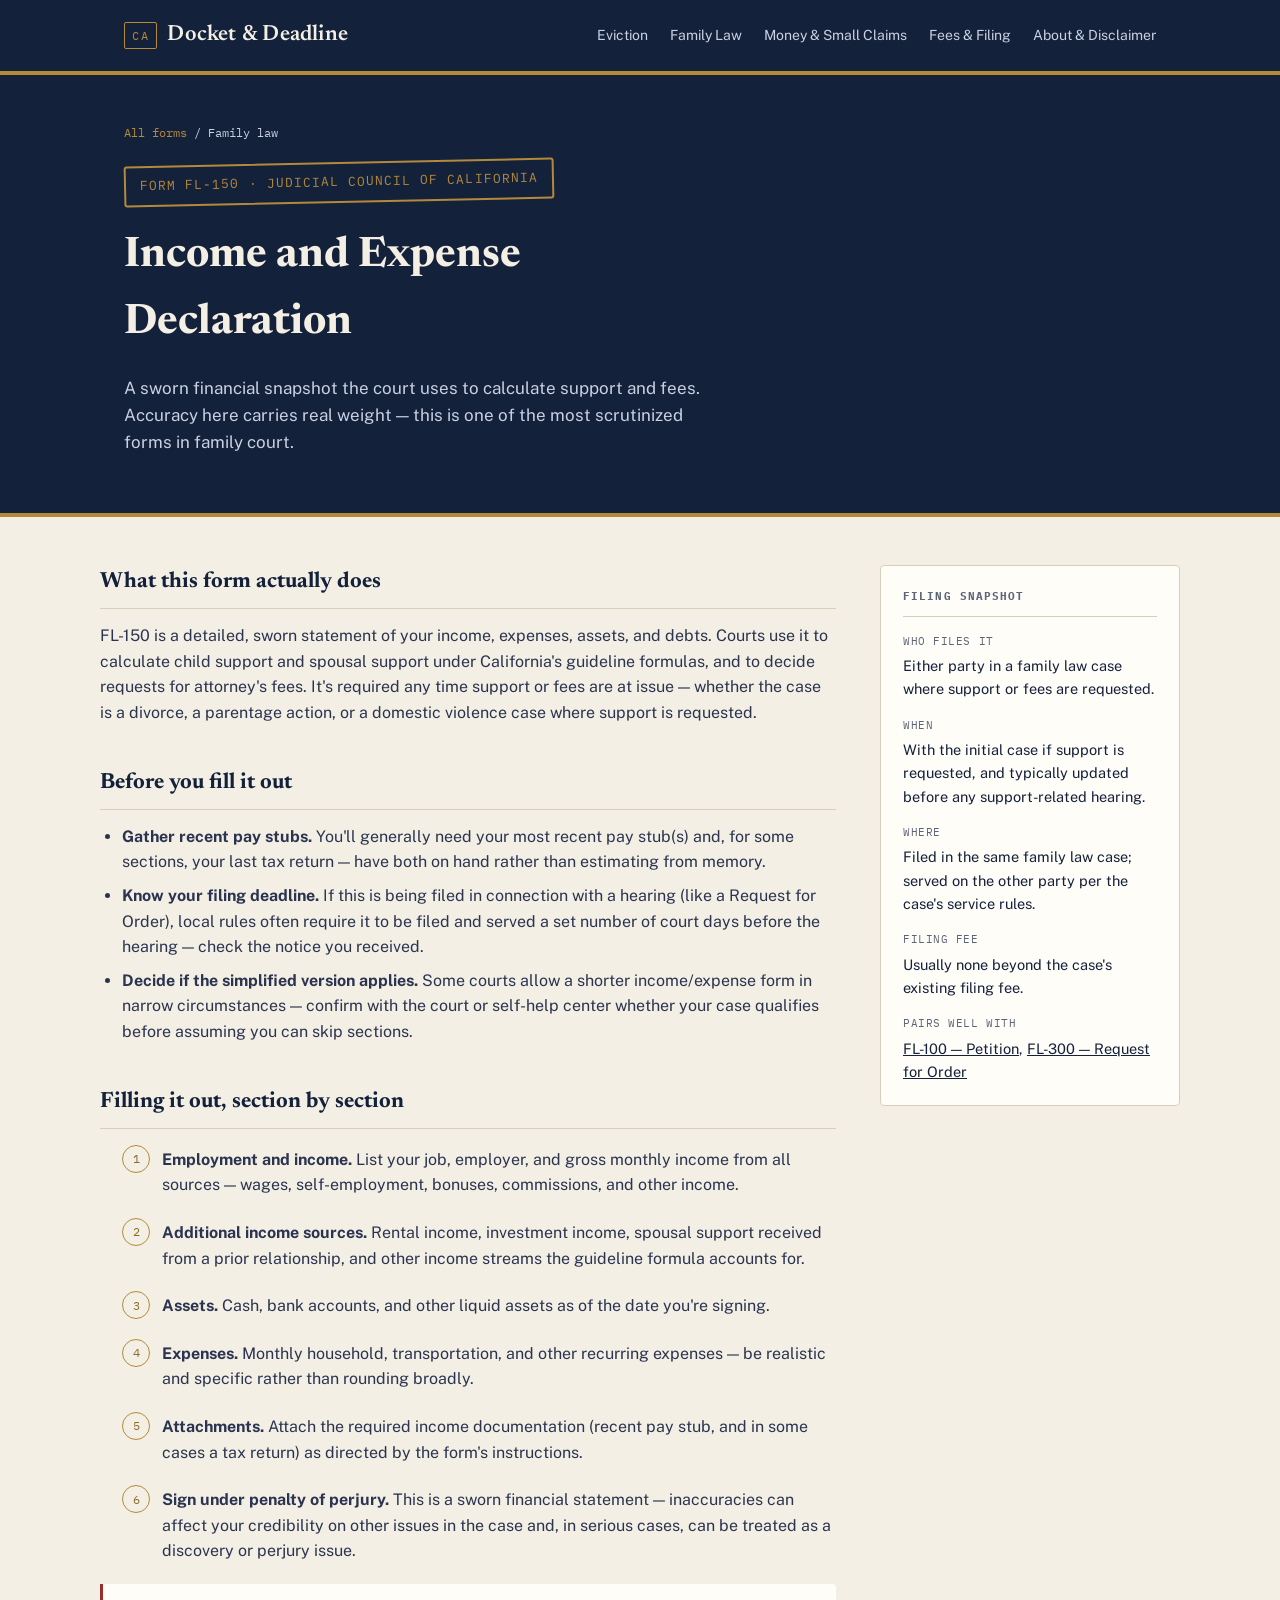
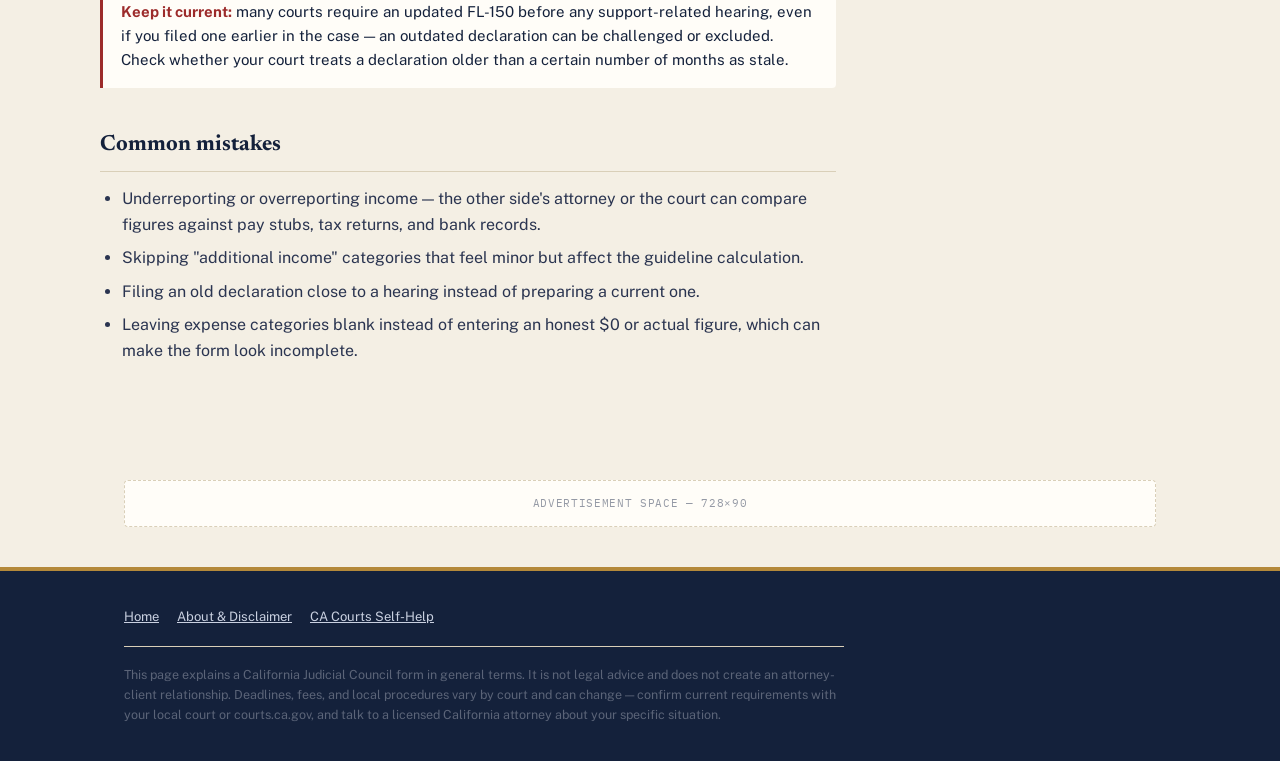
<file: fl-150.html>
<!DOCTYPE html>
<html lang="en">
<head>
<meta charset="UTF-8">
<meta name="viewport" content="width=device-width, initial-scale=1.0">
<title>FL-150 Income and Expense Declaration: Plain-English Guide | Docket &amp; Deadline</title>
<meta name="description" content="How to fill out FL-150 for California child support, spousal support, or attorney's fee requests — what to disclose and how to avoid errors.">
<link rel="canonical" href="https://docketanddeadline.com/fl-150.html">
<link rel="preconnect" href="https://fonts.googleapis.com">
<link href="https://fonts.googleapis.com/css2?family=Newsreader:ital,wght@0,500;0,600;1,500&family=Public+Sans:wght@400;500;600;700&family=IBM+Plex+Mono:wght@400;500;600&display=swap" rel="stylesheet">
<link rel="stylesheet" href="style.css">
</head>
<body>

<div class="topbar">
  <div class="wrap">
    <a class="brand" href="index.html">
      <span class="mark">CA</span>
      <span class="name">Docket &amp; Deadline</span>
    </a>
    <nav class="topnav">
      <a href="index.html#eviction">Eviction</a>
      <a href="index.html#family">Family Law</a>
      <a href="index.html#money">Money &amp; Small Claims</a>
      <a href="index.html#fees">Fees &amp; Filing</a>
      <a href="disclaimer.html">About &amp; Disclaimer</a>
    </nav>
  </div>
</div>

<header class="guide-header">
  <div class="wrap">
    <div class="breadcrumb"><a href="index.html">All forms</a> / Family law</div>
    <div class="stamp">FORM FL-150 · JUDICIAL COUNCIL OF CALIFORNIA</div>
    <h1>Income and Expense Declaration</h1>
    <p class="tagline">A sworn financial snapshot the court uses to calculate support and fees. Accuracy here carries real weight — this is one of the most scrutinized forms in family court.</p>
  </div>
</header>

<main class="wrap guide-layout">
  <article class="guide-body">

    <h2>What this form actually does</h2>
    <p>FL-150 is a detailed, sworn statement of your income, expenses, assets, and debts. Courts use it to calculate child support and spousal support under California's guideline formulas, and to decide requests for attorney's fees. It's required any time support or fees are at issue — whether the case is a divorce, a parentage action, or a domestic violence case where support is requested.</p>

    <h2>Before you fill it out</h2>
    <ul>
      <li><strong>Gather recent pay stubs.</strong> You'll generally need your most recent pay stub(s) and, for some sections, your last tax return — have both on hand rather than estimating from memory.</li>
      <li><strong>Know your filing deadline.</strong> If this is being filed in connection with a hearing (like a Request for Order), local rules often require it to be filed and served a set number of court days before the hearing — check the notice you received.</li>
      <li><strong>Decide if the simplified version applies.</strong> Some courts allow a shorter income/expense form in narrow circumstances — confirm with the court or self-help center whether your case qualifies before assuming you can skip sections.</li>
    </ul>

    <h2>Filling it out, section by section</h2>
    <ol class="steps">
      <li><strong>Employment and income.</strong> List your job, employer, and gross monthly income from all sources — wages, self-employment, bonuses, commissions, and other income.</li>
      <li><strong>Additional income sources.</strong> Rental income, investment income, spousal support received from a prior relationship, and other income streams the guideline formula accounts for.</li>
      <li><strong>Assets.</strong> Cash, bank accounts, and other liquid assets as of the date you're signing.</li>
      <li><strong>Expenses.</strong> Monthly household, transportation, and other recurring expenses — be realistic and specific rather than rounding broadly.</li>
      <li><strong>Attachments.</strong> Attach the required income documentation (recent pay stub, and in some cases a tax return) as directed by the form's instructions.</li>
      <li><strong>Sign under penalty of perjury.</strong> This is a sworn financial statement — inaccuracies can affect your credibility on other issues in the case and, in serious cases, can be treated as a discovery or perjury issue.</li>
    </ol>

    <div class="callout deadline">
      <strong>Keep it current:</strong> many courts require an updated FL-150 before any support-related hearing, even if you filed one earlier in the case — an outdated declaration can be challenged or excluded. Check whether your court treats a declaration older than a certain number of months as stale.
    </div>

    <h2>Common mistakes</h2>
    <ul>
      <li>Underreporting or overreporting income — the other side's attorney or the court can compare figures against pay stubs, tax returns, and bank records.</li>
      <li>Skipping "additional income" categories that feel minor but affect the guideline calculation.</li>
      <li>Filing an old declaration close to a hearing instead of preparing a current one.</li>
      <li>Leaving expense categories blank instead of entering an honest $0 or actual figure, which can make the form look incomplete.</li>
    </ul>

  </article>

  <aside class="snapshot">
    <h3>Filing snapshot</h3>
    <dl>
      <dt>Who files it</dt>
      <dd>Either party in a family law case where support or fees are requested.</dd>

      <dt>When</dt>
      <dd>With the initial case if support is requested, and typically updated before any support-related hearing.</dd>

      <dt>Where</dt>
      <dd>Filed in the same family law case; served on the other party per the case's service rules.</dd>

      <dt>Filing fee</dt>
      <dd>Usually none beyond the case's existing filing fee.</dd>

      <dt>Pairs well with</dt>
      <dd><a href="fl-100.html">FL-100 — Petition</a>, <a href="fl-300.html">FL-300 — Request for Order</a></dd>
    </dl>
  </aside>
</main>

<div class="wrap"><div class="ad-slot"><span>Advertisement space — 728×90</span></div></div>

<footer>
  <div class="wrap">
    <div>
      <div class="foot-links">
        <a href="index.html">Home</a>
        <a href="disclaimer.html">About &amp; Disclaimer</a>
        <a href="https://selfhelp.courts.ca.gov" target="_blank" rel="noopener">CA Courts Self-Help</a>
      </div>
      <div class="disclaimer-strip">
        This page explains a California Judicial Council form in general terms. It is not legal advice and does not create an attorney-client relationship. Deadlines, fees, and local procedures vary by court and can change — confirm current requirements with your local court or courts.ca.gov, and talk to a licensed California attorney about your specific situation.
      </div>
    </div>
  </div>
</footer>

</body>
</html>
</file>
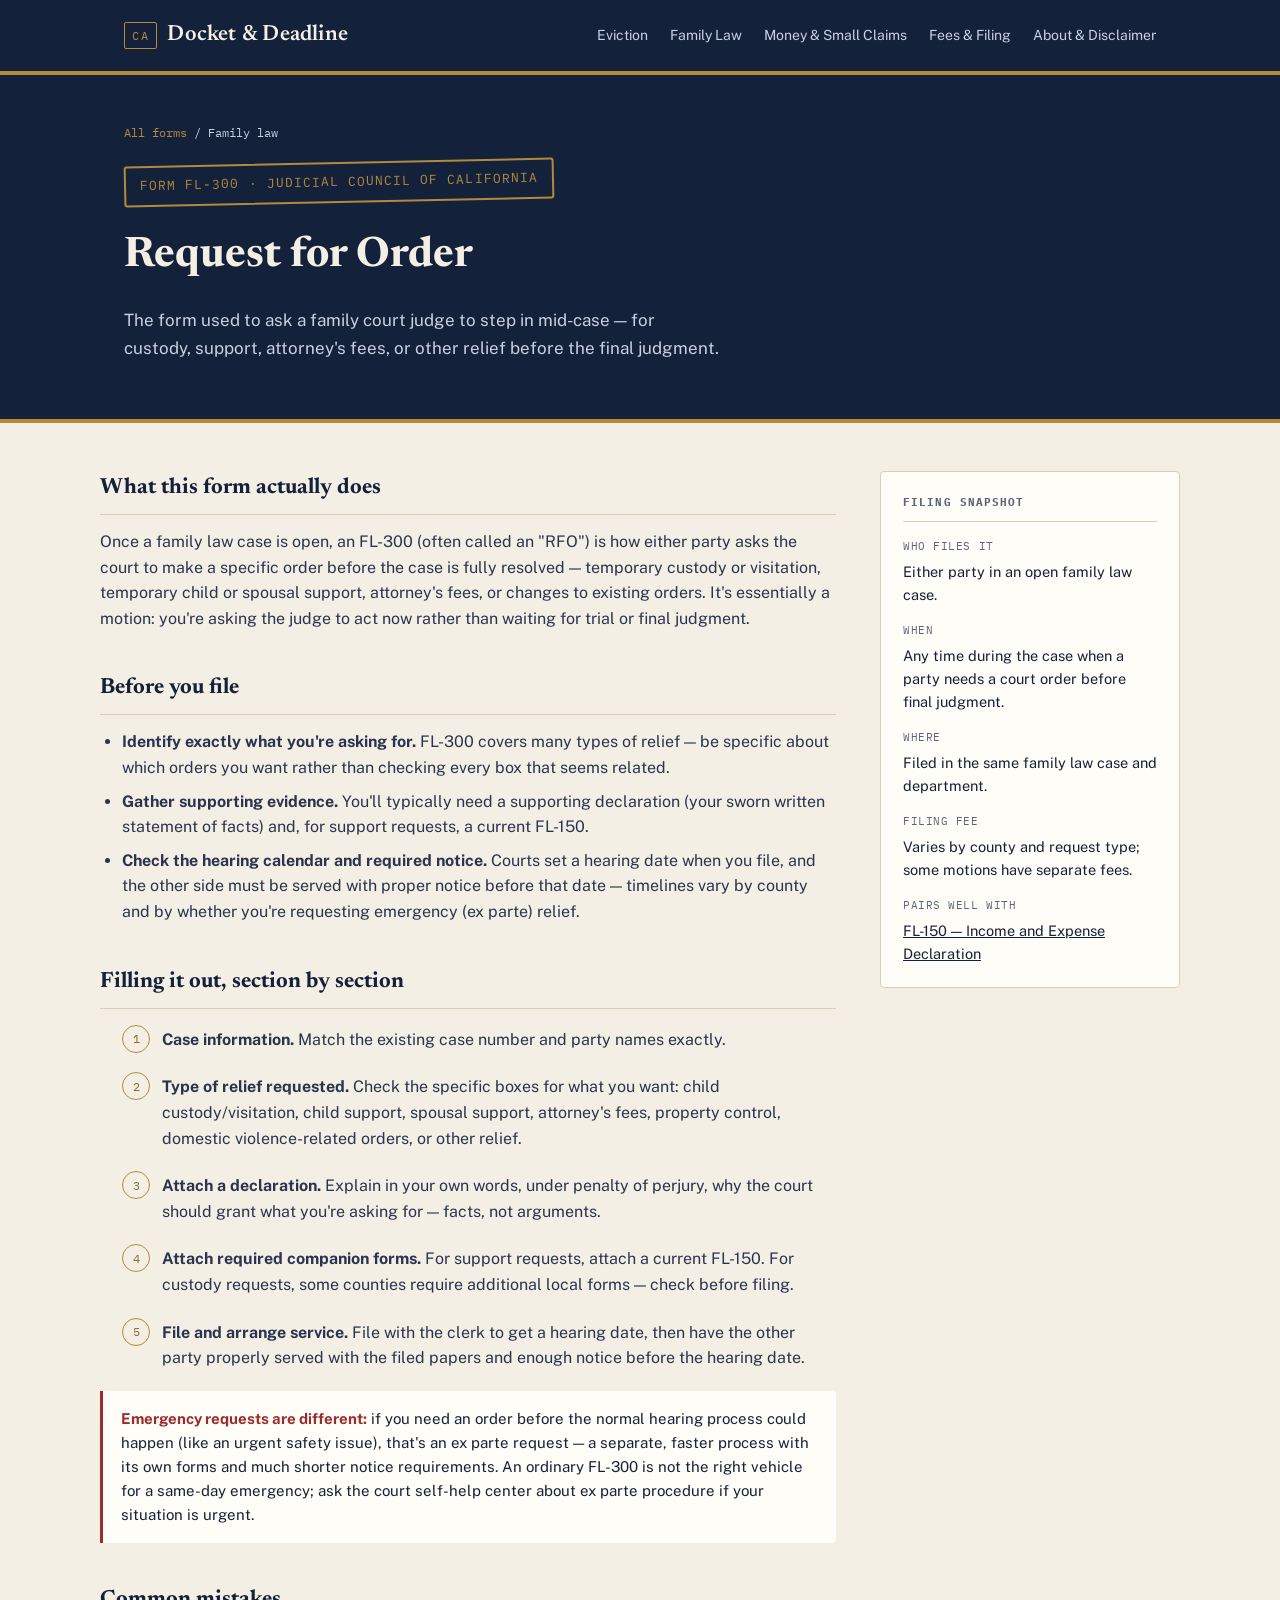
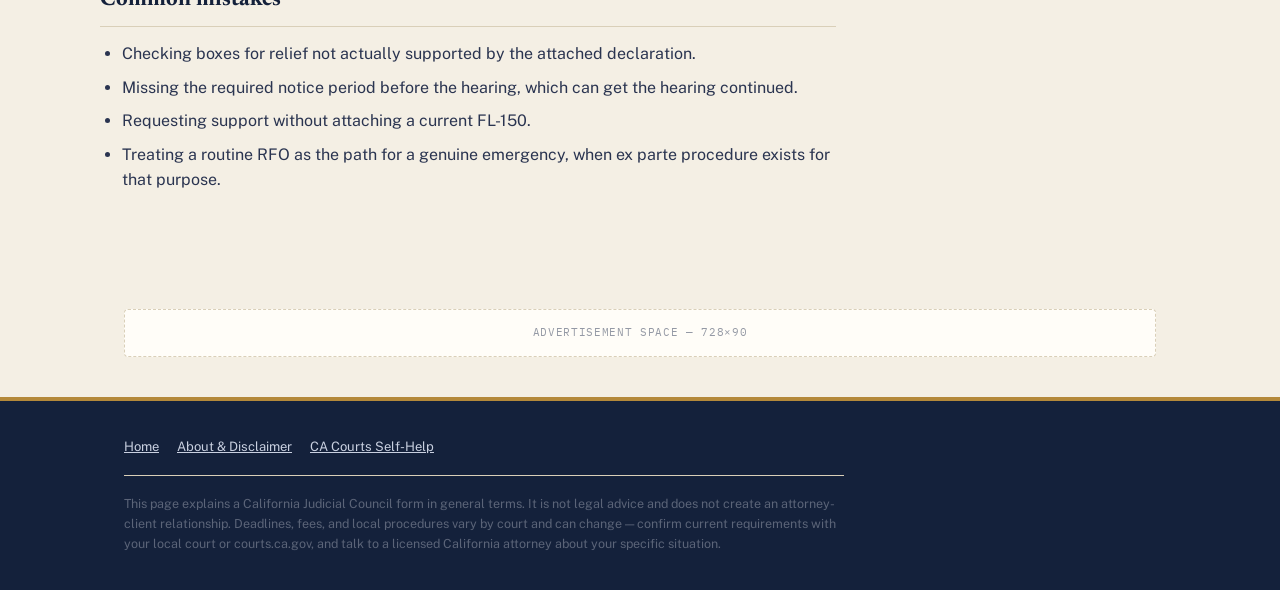
<file: fl-300.html>
<!DOCTYPE html>
<html lang="en">
<head>
<meta charset="UTF-8">
<meta name="viewport" content="width=device-width, initial-scale=1.0">
<title>FL-300 Request for Order: Plain-English Guide | Docket &amp; Deadline</title>
<meta name="description" content="How to fill out FL-300 to ask a California family court for temporary orders on custody, support, or other issues mid-case.">
<link rel="canonical" href="https://docketanddeadline.com/fl-300.html">
<link rel="preconnect" href="https://fonts.googleapis.com">
<link href="https://fonts.googleapis.com/css2?family=Newsreader:ital,wght@0,500;0,600;1,500&family=Public+Sans:wght@400;500;600;700&family=IBM+Plex+Mono:wght@400;500;600&display=swap" rel="stylesheet">
<link rel="stylesheet" href="style.css">
</head>
<body>

<div class="topbar">
  <div class="wrap">
    <a class="brand" href="index.html">
      <span class="mark">CA</span>
      <span class="name">Docket &amp; Deadline</span>
    </a>
    <nav class="topnav">
      <a href="index.html#eviction">Eviction</a>
      <a href="index.html#family">Family Law</a>
      <a href="index.html#money">Money &amp; Small Claims</a>
      <a href="index.html#fees">Fees &amp; Filing</a>
      <a href="disclaimer.html">About &amp; Disclaimer</a>
    </nav>
  </div>
</div>

<header class="guide-header">
  <div class="wrap">
    <div class="breadcrumb"><a href="index.html">All forms</a> / Family law</div>
    <div class="stamp">FORM FL-300 · JUDICIAL COUNCIL OF CALIFORNIA</div>
    <h1>Request for Order</h1>
    <p class="tagline">The form used to ask a family court judge to step in mid-case — for custody, support, attorney's fees, or other relief before the final judgment.</p>
  </div>
</header>

<main class="wrap guide-layout">
  <article class="guide-body">

    <h2>What this form actually does</h2>
    <p>Once a family law case is open, an FL-300 (often called an "RFO") is how either party asks the court to make a specific order before the case is fully resolved — temporary custody or visitation, temporary child or spousal support, attorney's fees, or changes to existing orders. It's essentially a motion: you're asking the judge to act now rather than waiting for trial or final judgment.</p>

    <h2>Before you file</h2>
    <ul>
      <li><strong>Identify exactly what you're asking for.</strong> FL-300 covers many types of relief — be specific about which orders you want rather than checking every box that seems related.</li>
      <li><strong>Gather supporting evidence.</strong> You'll typically need a supporting declaration (your sworn written statement of facts) and, for support requests, a current FL-150.</li>
      <li><strong>Check the hearing calendar and required notice.</strong> Courts set a hearing date when you file, and the other side must be served with proper notice before that date — timelines vary by county and by whether you're requesting emergency (ex parte) relief.</li>
    </ul>

    <h2>Filling it out, section by section</h2>
    <ol class="steps">
      <li><strong>Case information.</strong> Match the existing case number and party names exactly.</li>
      <li><strong>Type of relief requested.</strong> Check the specific boxes for what you want: child custody/visitation, child support, spousal support, attorney's fees, property control, domestic violence-related orders, or other relief.</li>
      <li><strong>Attach a declaration.</strong> Explain in your own words, under penalty of perjury, why the court should grant what you're asking for — facts, not arguments.</li>
      <li><strong>Attach required companion forms.</strong> For support requests, attach a current FL-150. For custody requests, some counties require additional local forms — check before filing.</li>
      <li><strong>File and arrange service.</strong> File with the clerk to get a hearing date, then have the other party properly served with the filed papers and enough notice before the hearing date.</li>
    </ol>

    <div class="callout deadline">
      <strong>Emergency requests are different:</strong> if you need an order before the normal hearing process could happen (like an urgent safety issue), that's an ex parte request — a separate, faster process with its own forms and much shorter notice requirements. An ordinary FL-300 is not the right vehicle for a same-day emergency; ask the court self-help center about ex parte procedure if your situation is urgent.
    </div>

    <h2>Common mistakes</h2>
    <ul>
      <li>Checking boxes for relief not actually supported by the attached declaration.</li>
      <li>Missing the required notice period before the hearing, which can get the hearing continued.</li>
      <li>Requesting support without attaching a current FL-150.</li>
      <li>Treating a routine RFO as the path for a genuine emergency, when ex parte procedure exists for that purpose.</li>
    </ul>

  </article>

  <aside class="snapshot">
    <h3>Filing snapshot</h3>
    <dl>
      <dt>Who files it</dt>
      <dd>Either party in an open family law case.</dd>

      <dt>When</dt>
      <dd>Any time during the case when a party needs a court order before final judgment.</dd>

      <dt>Where</dt>
      <dd>Filed in the same family law case and department.</dd>

      <dt>Filing fee</dt>
      <dd>Varies by county and request type; some motions have separate fees.</dd>

      <dt>Pairs well with</dt>
      <dd><a href="fl-150.html">FL-150 — Income and Expense Declaration</a></dd>
    </dl>
  </aside>
</main>

<div class="wrap"><div class="ad-slot"><span>Advertisement space — 728×90</span></div></div>

<footer>
  <div class="wrap">
    <div>
      <div class="foot-links">
        <a href="index.html">Home</a>
        <a href="disclaimer.html">About &amp; Disclaimer</a>
        <a href="https://selfhelp.courts.ca.gov" target="_blank" rel="noopener">CA Courts Self-Help</a>
      </div>
      <div class="disclaimer-strip">
        This page explains a California Judicial Council form in general terms. It is not legal advice and does not create an attorney-client relationship. Deadlines, fees, and local procedures vary by court and can change — confirm current requirements with your local court or courts.ca.gov, and talk to a licensed California attorney about your specific situation.
      </div>
    </div>
  </div>
</footer>

</body>
</html>
</file>
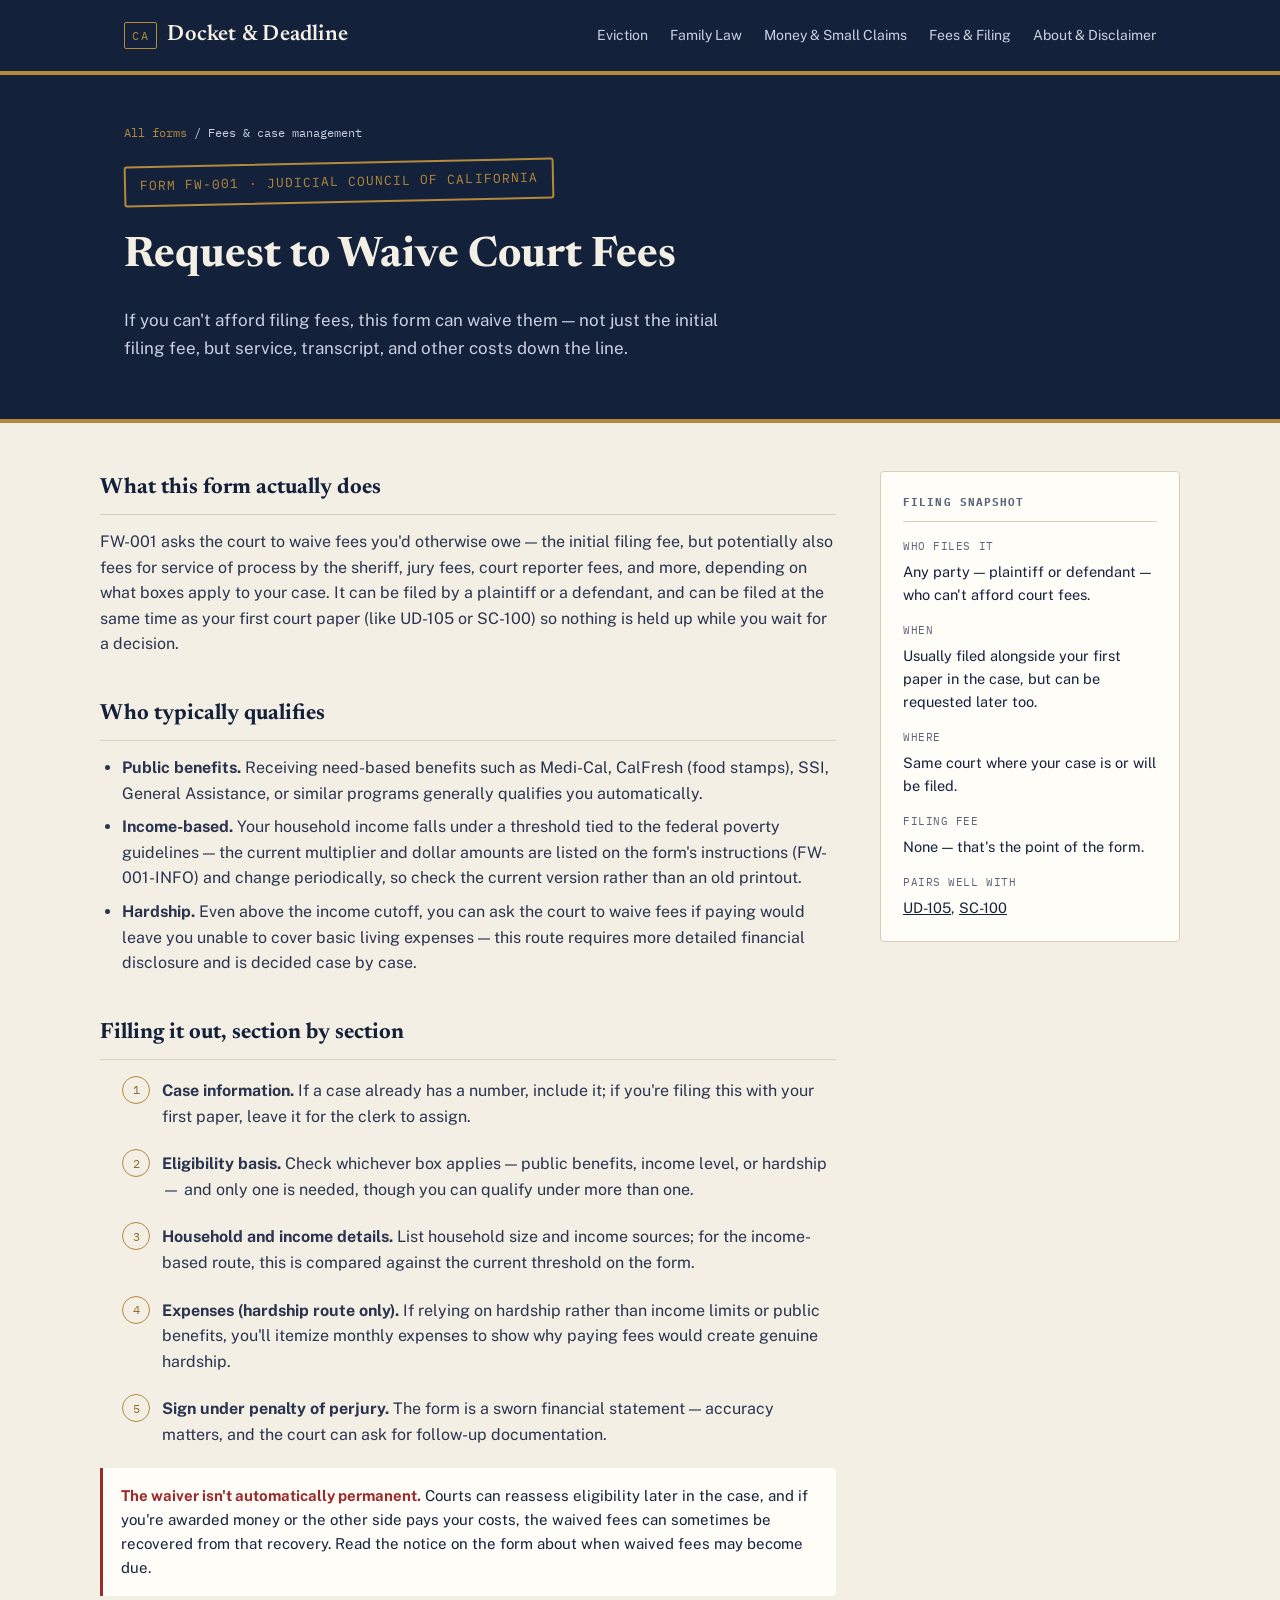
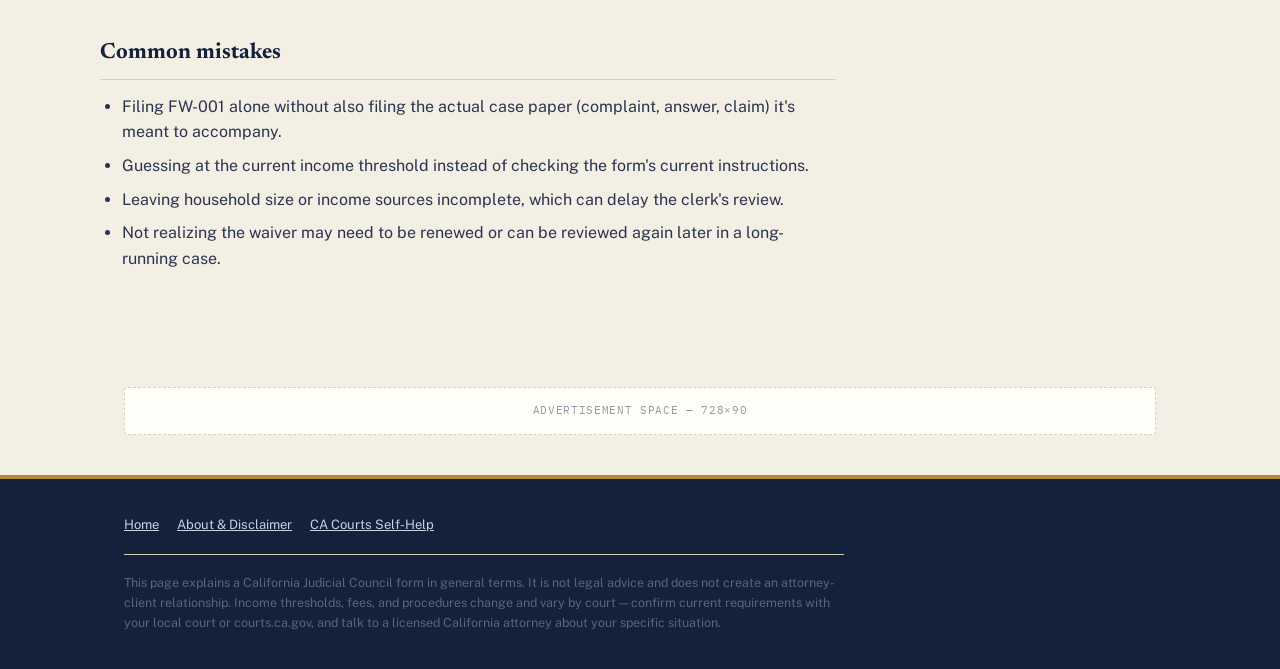
<file: fw-001.html>
<!DOCTYPE html>
<html lang="en">
<head>
<meta charset="UTF-8">
<meta name="viewport" content="width=device-width, initial-scale=1.0">
<title>FW-001 Request to Waive Court Fees: Plain-English Guide | Docket &amp; Deadline</title>
<meta name="description" content="How to fill out FW-001 to waive California court filing fees — income eligibility, public benefits, hardship, and what the waiver actually covers.">
<link rel="canonical" href="https://docketanddeadline.com/fw-001.html">
<link rel="preconnect" href="https://fonts.googleapis.com">
<link href="https://fonts.googleapis.com/css2?family=Newsreader:ital,wght@0,500;0,600;1,500&family=Public+Sans:wght@400;500;600;700&family=IBM+Plex+Mono:wght@400;500;600&display=swap" rel="stylesheet">
<link rel="stylesheet" href="style.css">
</head>
<body>

<div class="topbar">
  <div class="wrap">
    <a class="brand" href="index.html">
      <span class="mark">CA</span>
      <span class="name">Docket &amp; Deadline</span>
    </a>
    <nav class="topnav">
      <a href="index.html#eviction">Eviction</a>
      <a href="index.html#family">Family Law</a>
      <a href="index.html#money">Money &amp; Small Claims</a>
      <a href="index.html#fees">Fees &amp; Filing</a>
      <a href="disclaimer.html">About &amp; Disclaimer</a>
    </nav>
  </div>
</div>

<header class="guide-header">
  <div class="wrap">
    <div class="breadcrumb"><a href="index.html">All forms</a> / Fees &amp; case management</div>
    <div class="stamp">FORM FW-001 · JUDICIAL COUNCIL OF CALIFORNIA</div>
    <h1>Request to Waive Court Fees</h1>
    <p class="tagline">If you can't afford filing fees, this form can waive them — not just the initial filing fee, but service, transcript, and other costs down the line.</p>
  </div>
</header>

<main class="wrap guide-layout">
  <article class="guide-body">

    <h2>What this form actually does</h2>
    <p>FW-001 asks the court to waive fees you'd otherwise owe — the initial filing fee, but potentially also fees for service of process by the sheriff, jury fees, court reporter fees, and more, depending on what boxes apply to your case. It can be filed by a plaintiff or a defendant, and can be filed at the same time as your first court paper (like UD-105 or SC-100) so nothing is held up while you wait for a decision.</p>

    <h2>Who typically qualifies</h2>
    <ul>
      <li><strong>Public benefits.</strong> Receiving need-based benefits such as Medi-Cal, CalFresh (food stamps), SSI, General Assistance, or similar programs generally qualifies you automatically.</li>
      <li><strong>Income-based.</strong> Your household income falls under a threshold tied to the federal poverty guidelines — the current multiplier and dollar amounts are listed on the form's instructions (FW-001-INFO) and change periodically, so check the current version rather than an old printout.</li>
      <li><strong>Hardship.</strong> Even above the income cutoff, you can ask the court to waive fees if paying would leave you unable to cover basic living expenses — this route requires more detailed financial disclosure and is decided case by case.</li>
    </ul>

    <h2>Filling it out, section by section</h2>
    <ol class="steps">
      <li><strong>Case information.</strong> If a case already has a number, include it; if you're filing this with your first paper, leave it for the clerk to assign.</li>
      <li><strong>Eligibility basis.</strong> Check whichever box applies — public benefits, income level, or hardship — and only one is needed, though you can qualify under more than one.</li>
      <li><strong>Household and income details.</strong> List household size and income sources; for the income-based route, this is compared against the current threshold on the form.</li>
      <li><strong>Expenses (hardship route only).</strong> If relying on hardship rather than income limits or public benefits, you'll itemize monthly expenses to show why paying fees would create genuine hardship.</li>
      <li><strong>Sign under penalty of perjury.</strong> The form is a sworn financial statement — accuracy matters, and the court can ask for follow-up documentation.</li>
    </ol>

    <div class="callout deadline">
      <strong>The waiver isn't automatically permanent.</strong> Courts can reassess eligibility later in the case, and if you're awarded money or the other side pays your costs, the waived fees can sometimes be recovered from that recovery. Read the notice on the form about when waived fees may become due.
    </div>

    <h2>Common mistakes</h2>
    <ul>
      <li>Filing FW-001 alone without also filing the actual case paper (complaint, answer, claim) it's meant to accompany.</li>
      <li>Guessing at the current income threshold instead of checking the form's current instructions.</li>
      <li>Leaving household size or income sources incomplete, which can delay the clerk's review.</li>
      <li>Not realizing the waiver may need to be renewed or can be reviewed again later in a long-running case.</li>
    </ul>

  </article>

  <aside class="snapshot">
    <h3>Filing snapshot</h3>
    <dl>
      <dt>Who files it</dt>
      <dd>Any party — plaintiff or defendant — who can't afford court fees.</dd>

      <dt>When</dt>
      <dd>Usually filed alongside your first paper in the case, but can be requested later too.</dd>

      <dt>Where</dt>
      <dd>Same court where your case is or will be filed.</dd>

      <dt>Filing fee</dt>
      <dd>None — that's the point of the form.</dd>

      <dt>Pairs well with</dt>
      <dd><a href="ud-105.html">UD-105</a>, <a href="sc-100.html">SC-100</a></dd>
    </dl>
  </aside>
</main>

<div class="wrap"><div class="ad-slot"><span>Advertisement space — 728×90</span></div></div>

<footer>
  <div class="wrap">
    <div>
      <div class="foot-links">
        <a href="index.html">Home</a>
        <a href="disclaimer.html">About &amp; Disclaimer</a>
        <a href="https://selfhelp.courts.ca.gov" target="_blank" rel="noopener">CA Courts Self-Help</a>
      </div>
      <div class="disclaimer-strip">
        This page explains a California Judicial Council form in general terms. It is not legal advice and does not create an attorney-client relationship. Income thresholds, fees, and procedures change and vary by court — confirm current requirements with your local court or courts.ca.gov, and talk to a licensed California attorney about your specific situation.
      </div>
    </div>
  </div>
</footer>

</body>
</html>
</file>
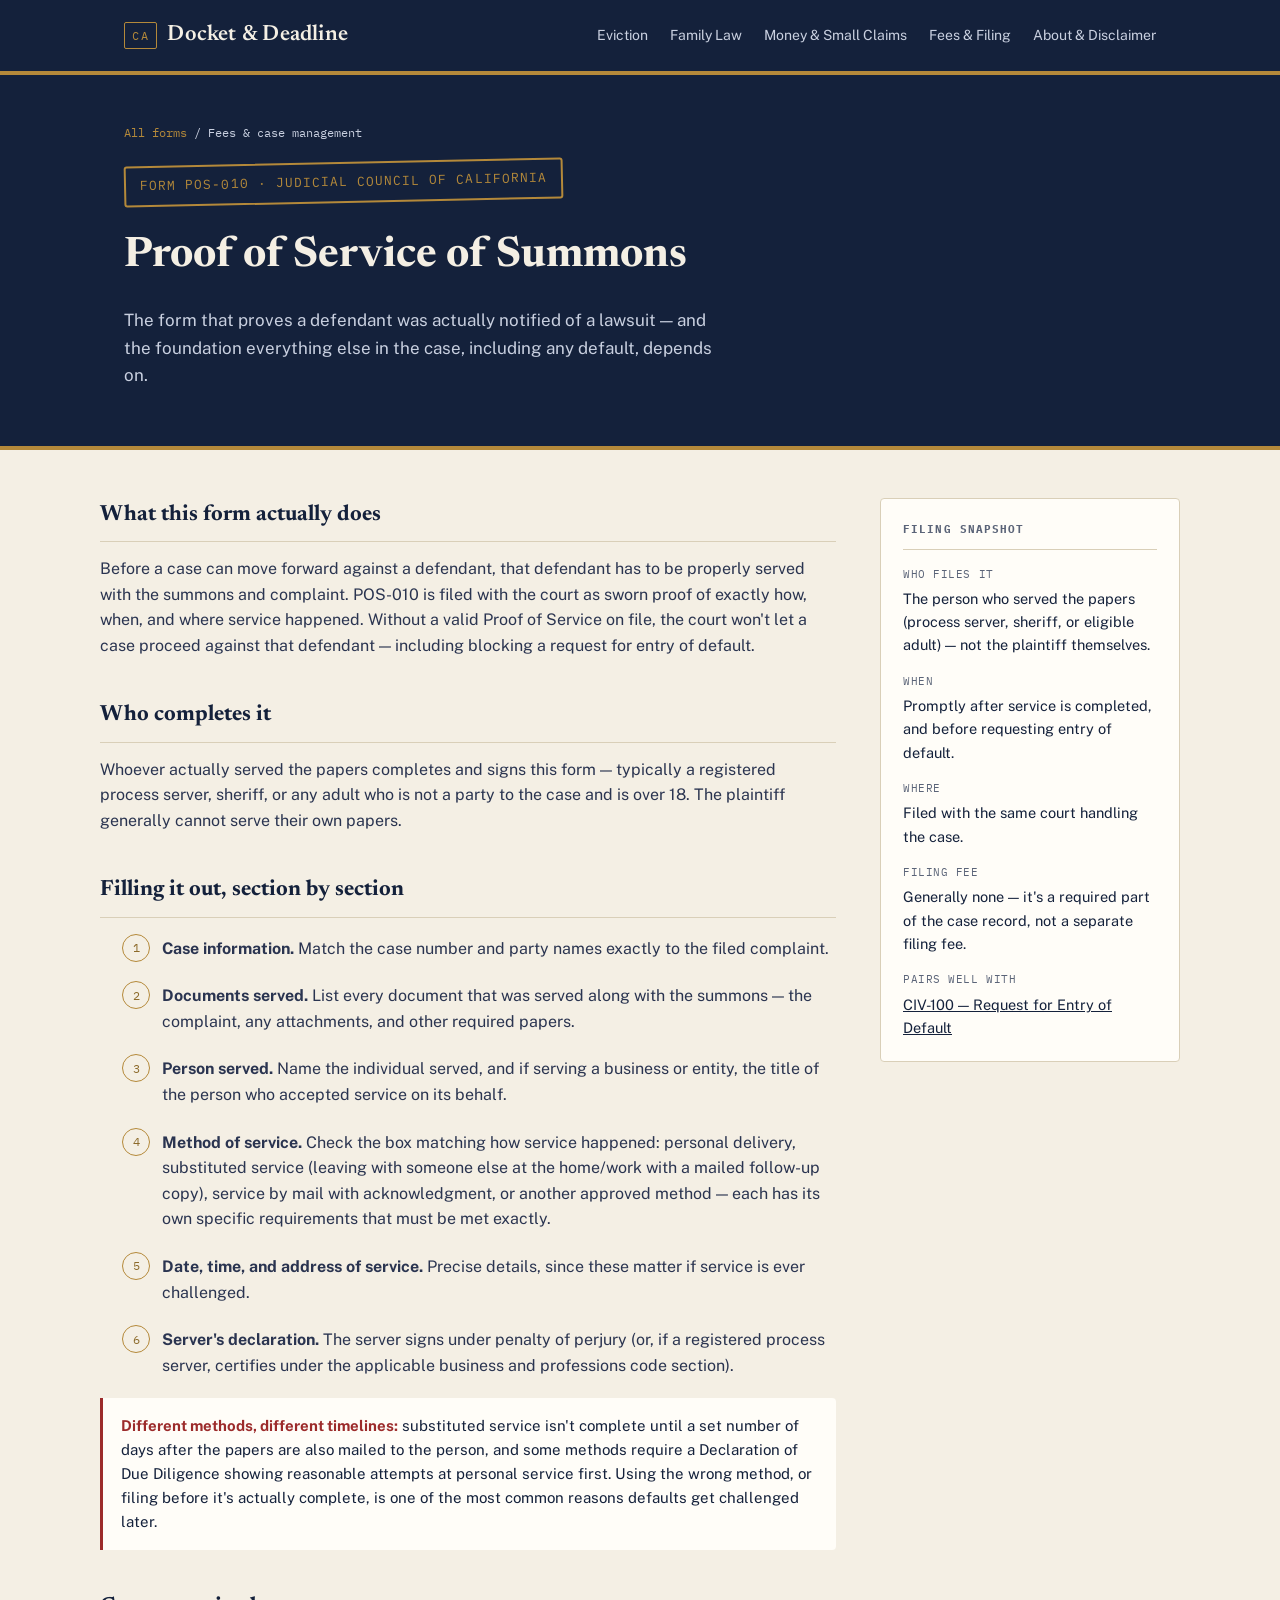
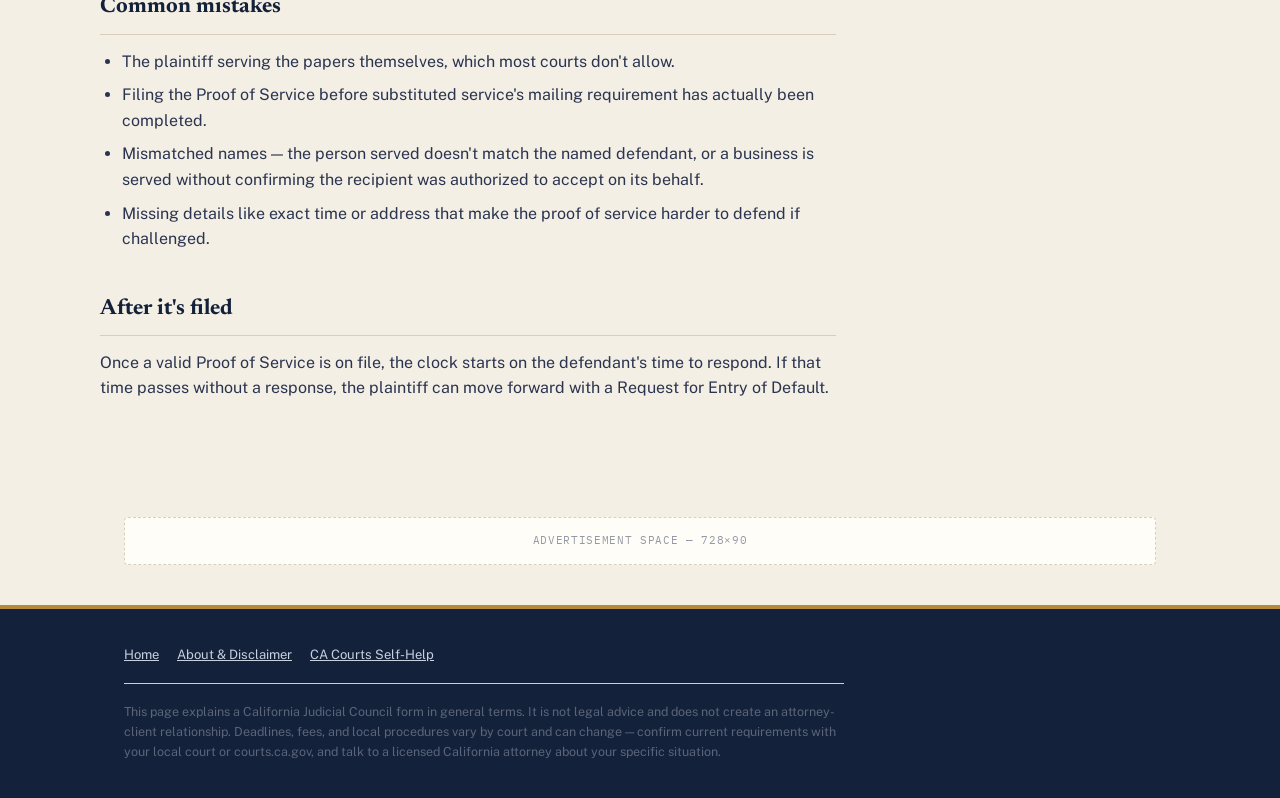
<file: pos-010.html>
<!DOCTYPE html>
<html lang="en">
<head>
<meta charset="UTF-8">
<meta name="viewport" content="width=device-width, initial-scale=1.0">
<title>POS-010 Proof of Service of Summons: Plain-English Guide | Docket &amp; Deadline</title>
<meta name="description" content="How to fill out POS-010 to prove a California defendant was properly served — methods of service, common errors, and what happens next.">
<link rel="canonical" href="https://docketanddeadline.com/pos-010.html">
<link rel="preconnect" href="https://fonts.googleapis.com">
<link href="https://fonts.googleapis.com/css2?family=Newsreader:ital,wght@0,500;0,600;1,500&family=Public+Sans:wght@400;500;600;700&family=IBM+Plex+Mono:wght@400;500;600&display=swap" rel="stylesheet">
<link rel="stylesheet" href="style.css">
</head>
<body>

<div class="topbar">
  <div class="wrap">
    <a class="brand" href="index.html">
      <span class="mark">CA</span>
      <span class="name">Docket &amp; Deadline</span>
    </a>
    <nav class="topnav">
      <a href="index.html#eviction">Eviction</a>
      <a href="index.html#family">Family Law</a>
      <a href="index.html#money">Money &amp; Small Claims</a>
      <a href="index.html#fees">Fees &amp; Filing</a>
      <a href="disclaimer.html">About &amp; Disclaimer</a>
    </nav>
  </div>
</div>

<header class="guide-header">
  <div class="wrap">
    <div class="breadcrumb"><a href="index.html">All forms</a> / Fees &amp; case management</div>
    <div class="stamp">FORM POS-010 · JUDICIAL COUNCIL OF CALIFORNIA</div>
    <h1>Proof of Service of Summons</h1>
    <p class="tagline">The form that proves a defendant was actually notified of a lawsuit — and the foundation everything else in the case, including any default, depends on.</p>
  </div>
</header>

<main class="wrap guide-layout">
  <article class="guide-body">

    <h2>What this form actually does</h2>
    <p>Before a case can move forward against a defendant, that defendant has to be properly served with the summons and complaint. POS-010 is filed with the court as sworn proof of exactly how, when, and where service happened. Without a valid Proof of Service on file, the court won't let a case proceed against that defendant — including blocking a request for entry of default.</p>

    <h2>Who completes it</h2>
    <p>Whoever actually served the papers completes and signs this form — typically a registered process server, sheriff, or any adult who is not a party to the case and is over 18. The plaintiff generally cannot serve their own papers.</p>

    <h2>Filling it out, section by section</h2>
    <ol class="steps">
      <li><strong>Case information.</strong> Match the case number and party names exactly to the filed complaint.</li>
      <li><strong>Documents served.</strong> List every document that was served along with the summons — the complaint, any attachments, and other required papers.</li>
      <li><strong>Person served.</strong> Name the individual served, and if serving a business or entity, the title of the person who accepted service on its behalf.</li>
      <li><strong>Method of service.</strong> Check the box matching how service happened: personal delivery, substituted service (leaving with someone else at the home/work with a mailed follow-up copy), service by mail with acknowledgment, or another approved method — each has its own specific requirements that must be met exactly.</li>
      <li><strong>Date, time, and address of service.</strong> Precise details, since these matter if service is ever challenged.</li>
      <li><strong>Server's declaration.</strong> The server signs under penalty of perjury (or, if a registered process server, certifies under the applicable business and professions code section).</li>
    </ol>

    <div class="callout deadline">
      <strong>Different methods, different timelines:</strong> substituted service isn't complete until a set number of days after the papers are also mailed to the person, and some methods require a Declaration of Due Diligence showing reasonable attempts at personal service first. Using the wrong method, or filing before it's actually complete, is one of the most common reasons defaults get challenged later.
    </div>

    <h2>Common mistakes</h2>
    <ul>
      <li>The plaintiff serving the papers themselves, which most courts don't allow.</li>
      <li>Filing the Proof of Service before substituted service's mailing requirement has actually been completed.</li>
      <li>Mismatched names — the person served doesn't match the named defendant, or a business is served without confirming the recipient was authorized to accept on its behalf.</li>
      <li>Missing details like exact time or address that make the proof of service harder to defend if challenged.</li>
    </ul>

    <h2>After it's filed</h2>
    <p>Once a valid Proof of Service is on file, the clock starts on the defendant's time to respond. If that time passes without a response, the plaintiff can move forward with a Request for Entry of Default.</p>

  </article>

  <aside class="snapshot">
    <h3>Filing snapshot</h3>
    <dl>
      <dt>Who files it</dt>
      <dd>The person who served the papers (process server, sheriff, or eligible adult) — not the plaintiff themselves.</dd>

      <dt>When</dt>
      <dd>Promptly after service is completed, and before requesting entry of default.</dd>

      <dt>Where</dt>
      <dd>Filed with the same court handling the case.</dd>

      <dt>Filing fee</dt>
      <dd>Generally none — it's a required part of the case record, not a separate filing fee.</dd>

      <dt>Pairs well with</dt>
      <dd><a href="civ-100.html">CIV-100 — Request for Entry of Default</a></dd>
    </dl>
  </aside>
</main>

<div class="wrap"><div class="ad-slot"><span>Advertisement space — 728×90</span></div></div>

<footer>
  <div class="wrap">
    <div>
      <div class="foot-links">
        <a href="index.html">Home</a>
        <a href="disclaimer.html">About &amp; Disclaimer</a>
        <a href="https://selfhelp.courts.ca.gov" target="_blank" rel="noopener">CA Courts Self-Help</a>
      </div>
      <div class="disclaimer-strip">
        This page explains a California Judicial Council form in general terms. It is not legal advice and does not create an attorney-client relationship. Deadlines, fees, and local procedures vary by court and can change — confirm current requirements with your local court or courts.ca.gov, and talk to a licensed California attorney about your specific situation.
      </div>
    </div>
  </div>
</footer>

</body>
</html>
</file>
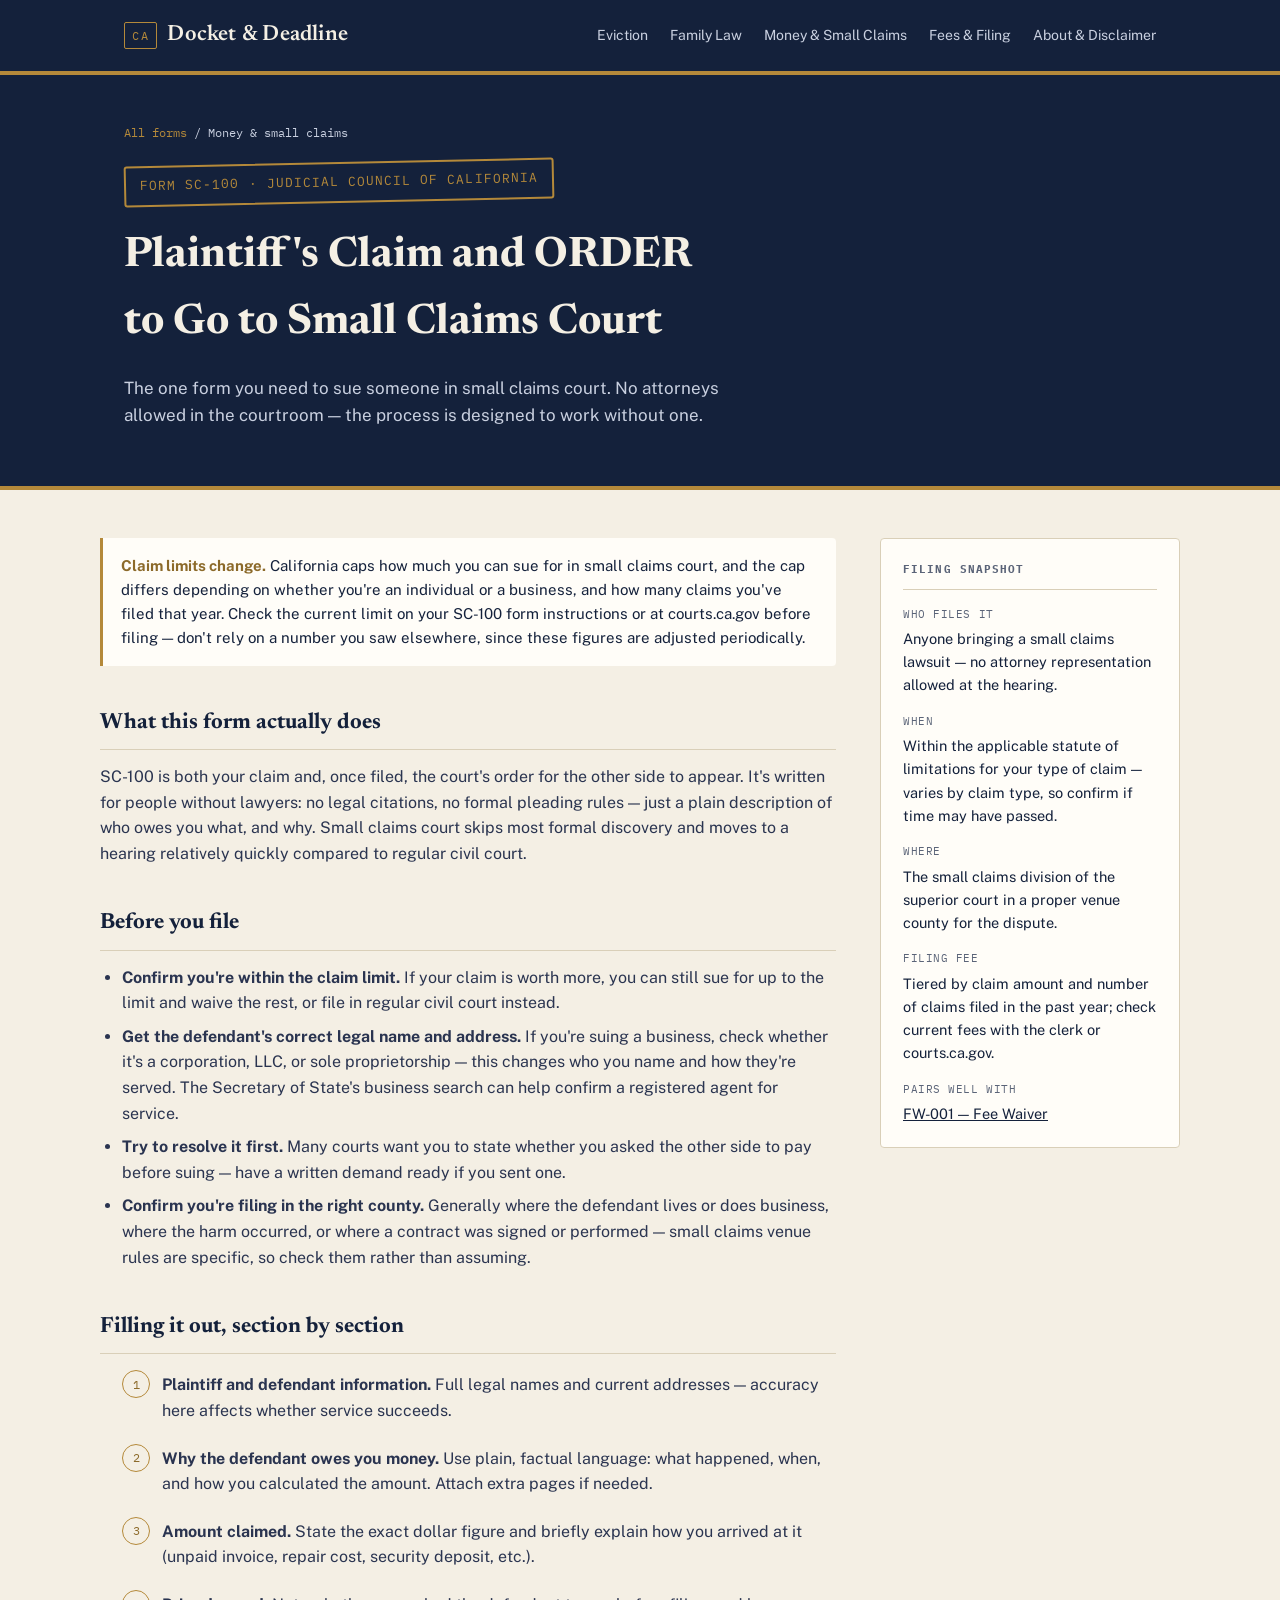
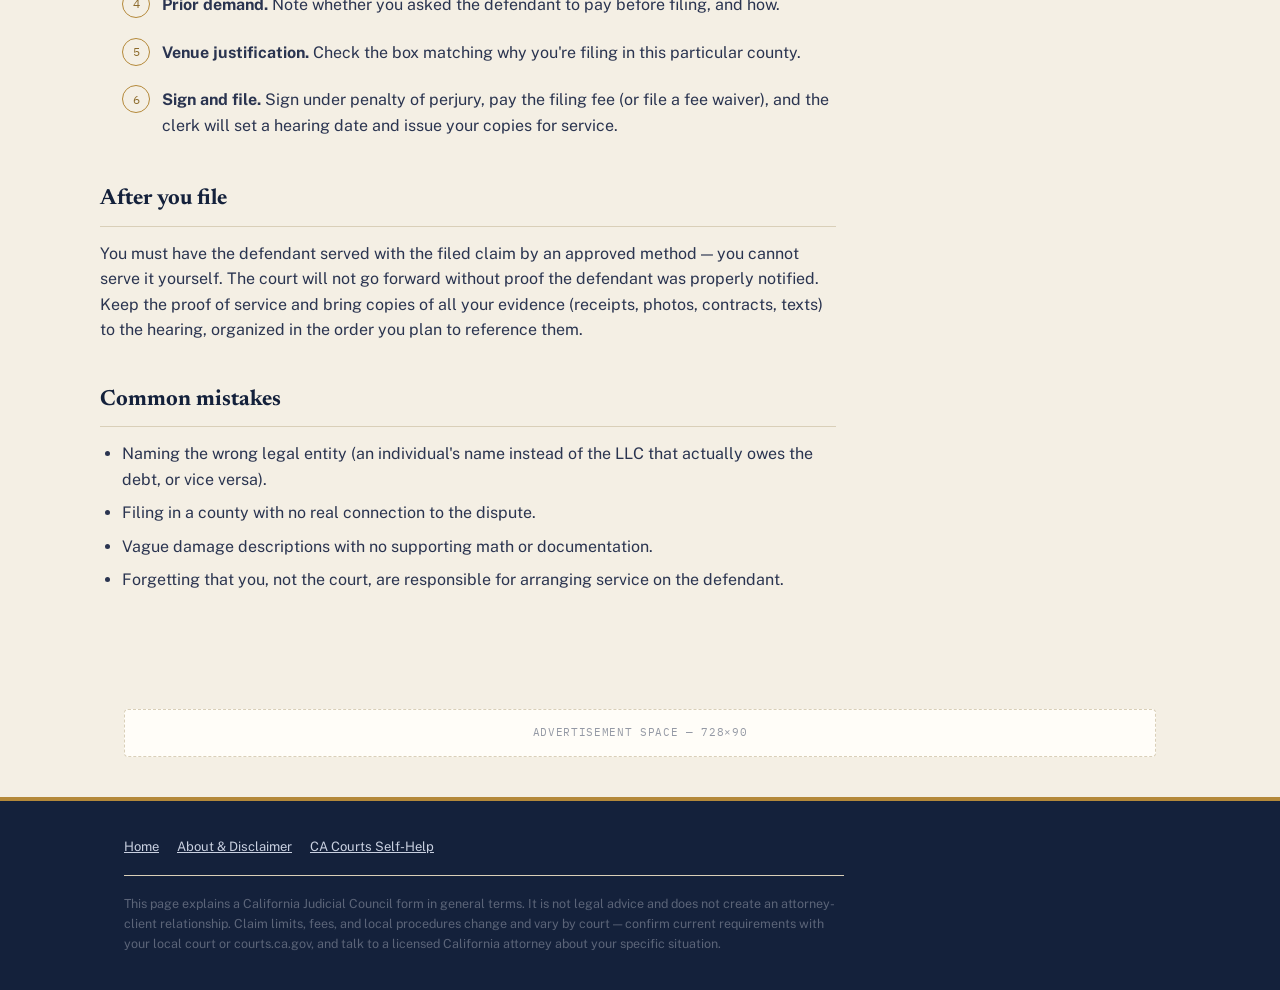
<file: sc-100.html>
<!DOCTYPE html>
<html lang="en">
<head>
<meta charset="UTF-8">
<meta name="viewport" content="width=device-width, initial-scale=1.0">
<title>SC-100 Plaintiff's Claim (Small Claims): Plain-English Guide | Docket &amp; Deadline</title>
<meta name="description" content="How to fill out SC-100 to sue someone in California small claims court — claim limits, where to file, and how to describe your claim clearly.">
<link rel="canonical" href="https://docketanddeadline.com/sc-100.html">
<link rel="preconnect" href="https://fonts.googleapis.com">
<link href="https://fonts.googleapis.com/css2?family=Newsreader:ital,wght@0,500;0,600;1,500&family=Public+Sans:wght@400;500;600;700&family=IBM+Plex+Mono:wght@400;500;600&display=swap" rel="stylesheet">
<link rel="stylesheet" href="style.css">
</head>
<body>

<div class="topbar">
  <div class="wrap">
    <a class="brand" href="index.html">
      <span class="mark">CA</span>
      <span class="name">Docket &amp; Deadline</span>
    </a>
    <nav class="topnav">
      <a href="index.html#eviction">Eviction</a>
      <a href="index.html#family">Family Law</a>
      <a href="index.html#money">Money &amp; Small Claims</a>
      <a href="index.html#fees">Fees &amp; Filing</a>
      <a href="disclaimer.html">About &amp; Disclaimer</a>
    </nav>
  </div>
</div>

<header class="guide-header">
  <div class="wrap">
    <div class="breadcrumb"><a href="index.html">All forms</a> / Money &amp; small claims</div>
    <div class="stamp">FORM SC-100 · JUDICIAL COUNCIL OF CALIFORNIA</div>
    <h1>Plaintiff's Claim and ORDER to Go to Small Claims Court</h1>
    <p class="tagline">The one form you need to sue someone in small claims court. No attorneys allowed in the courtroom — the process is designed to work without one.</p>
  </div>
</header>

<main class="wrap guide-layout">
  <article class="guide-body">

    <div class="callout">
      <strong>Claim limits change.</strong> California caps how much you can sue for in small claims court, and the cap differs depending on whether you're an individual or a business, and how many claims you've filed that year. Check the current limit on your SC-100 form instructions or at courts.ca.gov before filing — don't rely on a number you saw elsewhere, since these figures are adjusted periodically.
    </div>

    <h2>What this form actually does</h2>
    <p>SC-100 is both your claim and, once filed, the court's order for the other side to appear. It's written for people without lawyers: no legal citations, no formal pleading rules — just a plain description of who owes you what, and why. Small claims court skips most formal discovery and moves to a hearing relatively quickly compared to regular civil court.</p>

    <h2>Before you file</h2>
    <ul>
      <li><strong>Confirm you're within the claim limit.</strong> If your claim is worth more, you can still sue for up to the limit and waive the rest, or file in regular civil court instead.</li>
      <li><strong>Get the defendant's correct legal name and address.</strong> If you're suing a business, check whether it's a corporation, LLC, or sole proprietorship — this changes who you name and how they're served. The Secretary of State's business search can help confirm a registered agent for service.</li>
      <li><strong>Try to resolve it first.</strong> Many courts want you to state whether you asked the other side to pay before suing — have a written demand ready if you sent one.</li>
      <li><strong>Confirm you're filing in the right county.</strong> Generally where the defendant lives or does business, where the harm occurred, or where a contract was signed or performed — small claims venue rules are specific, so check them rather than assuming.</li>
    </ul>

    <h2>Filling it out, section by section</h2>
    <ol class="steps">
      <li><strong>Plaintiff and defendant information.</strong> Full legal names and current addresses — accuracy here affects whether service succeeds.</li>
      <li><strong>Why the defendant owes you money.</strong> Use plain, factual language: what happened, when, and how you calculated the amount. Attach extra pages if needed.</li>
      <li><strong>Amount claimed.</strong> State the exact dollar figure and briefly explain how you arrived at it (unpaid invoice, repair cost, security deposit, etc.).</li>
      <li><strong>Prior demand.</strong> Note whether you asked the defendant to pay before filing, and how.</li>
      <li><strong>Venue justification.</strong> Check the box matching why you're filing in this particular county.</li>
      <li><strong>Sign and file.</strong> Sign under penalty of perjury, pay the filing fee (or file a fee waiver), and the clerk will set a hearing date and issue your copies for service.</li>
    </ol>

    <h2>After you file</h2>
    <p>You must have the defendant served with the filed claim by an approved method — you cannot serve it yourself. The court will not go forward without proof the defendant was properly notified. Keep the proof of service and bring copies of all your evidence (receipts, photos, contracts, texts) to the hearing, organized in the order you plan to reference them.</p>

    <h2>Common mistakes</h2>
    <ul>
      <li>Naming the wrong legal entity (an individual's name instead of the LLC that actually owes the debt, or vice versa).</li>
      <li>Filing in a county with no real connection to the dispute.</li>
      <li>Vague damage descriptions with no supporting math or documentation.</li>
      <li>Forgetting that you, not the court, are responsible for arranging service on the defendant.</li>
    </ul>

  </article>

  <aside class="snapshot">
    <h3>Filing snapshot</h3>
    <dl>
      <dt>Who files it</dt>
      <dd>Anyone bringing a small claims lawsuit — no attorney representation allowed at the hearing.</dd>

      <dt>When</dt>
      <dd>Within the applicable statute of limitations for your type of claim — varies by claim type, so confirm if time may have passed.</dd>

      <dt>Where</dt>
      <dd>The small claims division of the superior court in a proper venue county for the dispute.</dd>

      <dt>Filing fee</dt>
      <dd>Tiered by claim amount and number of claims filed in the past year; check current fees with the clerk or courts.ca.gov.</dd>

      <dt>Pairs well with</dt>
      <dd><a href="fw-001.html">FW-001 — Fee Waiver</a></dd>
    </dl>
  </aside>
</main>

<div class="wrap"><div class="ad-slot"><span>Advertisement space — 728×90</span></div></div>

<footer>
  <div class="wrap">
    <div>
      <div class="foot-links">
        <a href="index.html">Home</a>
        <a href="disclaimer.html">About &amp; Disclaimer</a>
        <a href="https://selfhelp.courts.ca.gov" target="_blank" rel="noopener">CA Courts Self-Help</a>
      </div>
      <div class="disclaimer-strip">
        This page explains a California Judicial Council form in general terms. It is not legal advice and does not create an attorney-client relationship. Claim limits, fees, and local procedures change and vary by court — confirm current requirements with your local court or courts.ca.gov, and talk to a licensed California attorney about your specific situation.
      </div>
    </div>
  </div>
</footer>

</body>
</html>
</file>
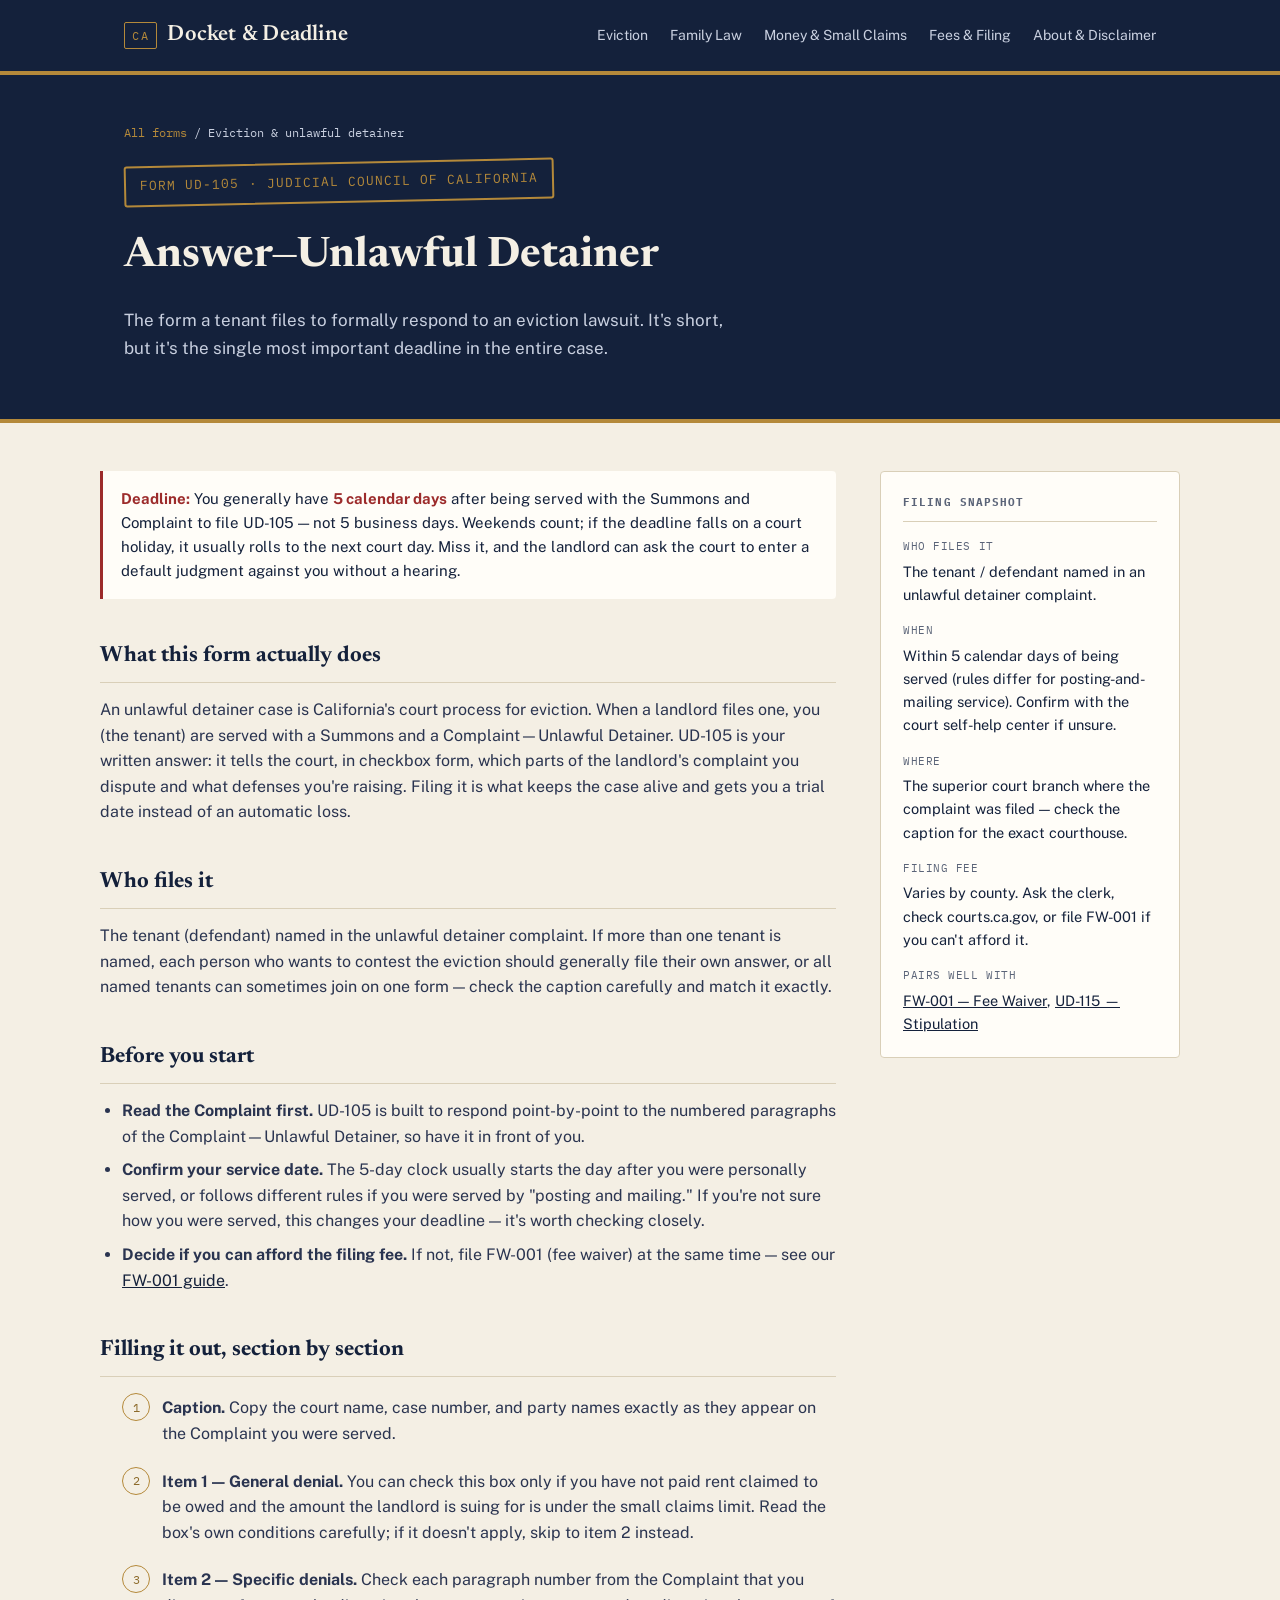
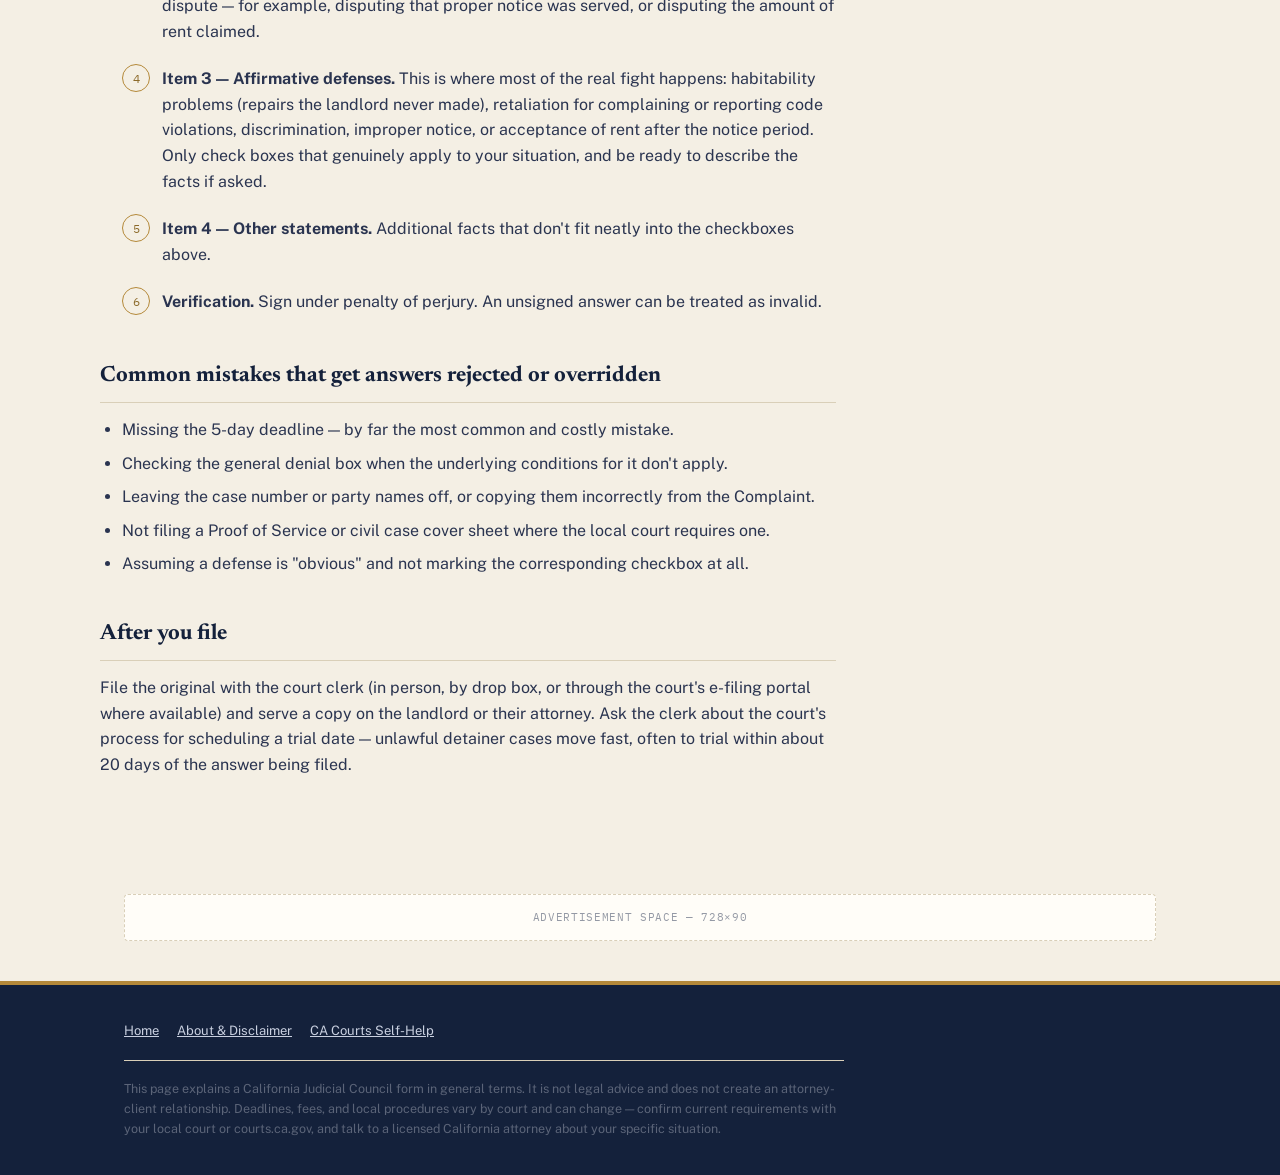
<file: ud-105.html>
<!DOCTYPE html>
<html lang="en">
<head>
<meta charset="UTF-8">
<meta name="viewport" content="width=device-width, initial-scale=1.0">
<title>UD-105 Answer—Unlawful Detainer: Plain-English Guide | Docket &amp; Deadline</title>
<meta name="description" content="How to fill out California form UD-105, the Answer to an unlawful detainer (eviction) complaint — deadlines, defenses, and common mistakes explained simply.">
<link rel="canonical" href="https://docketanddeadline.com/ud-105.html">
<link rel="preconnect" href="https://fonts.googleapis.com">
<link href="https://fonts.googleapis.com/css2?family=Newsreader:ital,wght@0,500;0,600;1,500&family=Public+Sans:wght@400;500;600;700&family=IBM+Plex+Mono:wght@400;500;600&display=swap" rel="stylesheet">
<link rel="stylesheet" href="style.css">
</head>
<body>

<div class="topbar">
  <div class="wrap">
    <a class="brand" href="index.html">
      <span class="mark">CA</span>
      <span class="name">Docket &amp; Deadline</span>
    </a>
    <nav class="topnav">
      <a href="index.html#eviction">Eviction</a>
      <a href="index.html#family">Family Law</a>
      <a href="index.html#money">Money &amp; Small Claims</a>
      <a href="index.html#fees">Fees &amp; Filing</a>
      <a href="disclaimer.html">About &amp; Disclaimer</a>
    </nav>
  </div>
</div>

<header class="guide-header">
  <div class="wrap">
    <div class="breadcrumb"><a href="index.html">All forms</a> / Eviction &amp; unlawful detainer</div>
    <div class="stamp">FORM UD-105 · JUDICIAL COUNCIL OF CALIFORNIA</div>
    <h1>Answer—Unlawful Detainer</h1>
    <p class="tagline">The form a tenant files to formally respond to an eviction lawsuit. It's short, but it's the single most important deadline in the entire case.</p>
  </div>
</header>

<main class="wrap guide-layout">
  <article class="guide-body">

    <div class="callout deadline">
      <strong>Deadline:</strong> You generally have <strong>5 calendar days</strong> after being served with the Summons and Complaint to file UD-105 — not 5 business days. Weekends count; if the deadline falls on a court holiday, it usually rolls to the next court day. Miss it, and the landlord can ask the court to enter a default judgment against you without a hearing.
    </div>

    <h2>What this form actually does</h2>
    <p>An unlawful detainer case is California's court process for eviction. When a landlord files one, you (the tenant) are served with a Summons and a Complaint—Unlawful Detainer. UD-105 is your written answer: it tells the court, in checkbox form, which parts of the landlord's complaint you dispute and what defenses you're raising. Filing it is what keeps the case alive and gets you a trial date instead of an automatic loss.</p>

    <h2>Who files it</h2>
    <p>The tenant (defendant) named in the unlawful detainer complaint. If more than one tenant is named, each person who wants to contest the eviction should generally file their own answer, or all named tenants can sometimes join on one form — check the caption carefully and match it exactly.</p>

    <h2>Before you start</h2>
    <ul>
      <li><strong>Read the Complaint first.</strong> UD-105 is built to respond point-by-point to the numbered paragraphs of the Complaint—Unlawful Detainer, so have it in front of you.</li>
      <li><strong>Confirm your service date.</strong> The 5-day clock usually starts the day after you were personally served, or follows different rules if you were served by "posting and mailing." If you're not sure how you were served, this changes your deadline — it's worth checking closely.</li>
      <li><strong>Decide if you can afford the filing fee.</strong> If not, file FW-001 (fee waiver) at the same time — see our <a href="fw-001.html">FW-001 guide</a>.</li>
    </ul>

    <h2>Filling it out, section by section</h2>
    <ol class="steps">
      <li><strong>Caption.</strong> Copy the court name, case number, and party names exactly as they appear on the Complaint you were served.</li>
      <li><strong>Item 1 — General denial.</strong> You can check this box only if you have not paid rent claimed to be owed and the amount the landlord is suing for is under the small claims limit. Read the box's own conditions carefully; if it doesn't apply, skip to item 2 instead.</li>
      <li><strong>Item 2 — Specific denials.</strong> Check each paragraph number from the Complaint that you dispute — for example, disputing that proper notice was served, or disputing the amount of rent claimed.</li>
      <li><strong>Item 3 — Affirmative defenses.</strong> This is where most of the real fight happens: habitability problems (repairs the landlord never made), retaliation for complaining or reporting code violations, discrimination, improper notice, or acceptance of rent after the notice period. Only check boxes that genuinely apply to your situation, and be ready to describe the facts if asked.</li>
      <li><strong>Item 4 — Other statements.</strong> Additional facts that don't fit neatly into the checkboxes above.</li>
      <li><strong>Verification.</strong> Sign under penalty of perjury. An unsigned answer can be treated as invalid.</li>
    </ol>

    <h2>Common mistakes that get answers rejected or overridden</h2>
    <ul>
      <li>Missing the 5-day deadline — by far the most common and costly mistake.</li>
      <li>Checking the general denial box when the underlying conditions for it don't apply.</li>
      <li>Leaving the case number or party names off, or copying them incorrectly from the Complaint.</li>
      <li>Not filing a Proof of Service or civil case cover sheet where the local court requires one.</li>
      <li>Assuming a defense is "obvious" and not marking the corresponding checkbox at all.</li>
    </ul>

    <h2>After you file</h2>
    <p>File the original with the court clerk (in person, by drop box, or through the court's e-filing portal where available) and serve a copy on the landlord or their attorney. Ask the clerk about the court's process for scheduling a trial date — unlawful detainer cases move fast, often to trial within about 20 days of the answer being filed.</p>

  </article>

  <aside class="snapshot">
    <h3>Filing snapshot</h3>
    <dl>
      <dt>Who files it</dt>
      <dd>The tenant / defendant named in an unlawful detainer complaint.</dd>

      <dt>When</dt>
      <dd>Within 5 calendar days of being served (rules differ for posting-and-mailing service). Confirm with the court self-help center if unsure.</dd>

      <dt>Where</dt>
      <dd>The superior court branch where the complaint was filed — check the caption for the exact courthouse.</dd>

      <dt>Filing fee</dt>
      <dd>Varies by county. Ask the clerk, check courts.ca.gov, or file FW-001 if you can't afford it.</dd>

      <dt>Pairs well with</dt>
      <dd><a href="fw-001.html">FW-001 — Fee Waiver</a>, <a href="ud-115.html">UD-115 — Stipulation</a></dd>
    </dl>
  </aside>
</main>

<div class="wrap"><div class="ad-slot"><span>Advertisement space — 728×90</span></div></div>

<footer>
  <div class="wrap">
    <div>
      <div class="foot-links">
        <a href="index.html">Home</a>
        <a href="disclaimer.html">About &amp; Disclaimer</a>
        <a href="https://selfhelp.courts.ca.gov" target="_blank" rel="noopener">CA Courts Self-Help</a>
      </div>
      <div class="disclaimer-strip">
        This page explains a California Judicial Council form in general terms. It is not legal advice and does not create an attorney-client relationship. Deadlines, fees, and local procedures vary by court and can change — confirm current requirements with your local court or courts.ca.gov, and talk to a licensed California attorney about your specific situation.
      </div>
    </div>
  </div>
</footer>

</body>
</html>
</file>
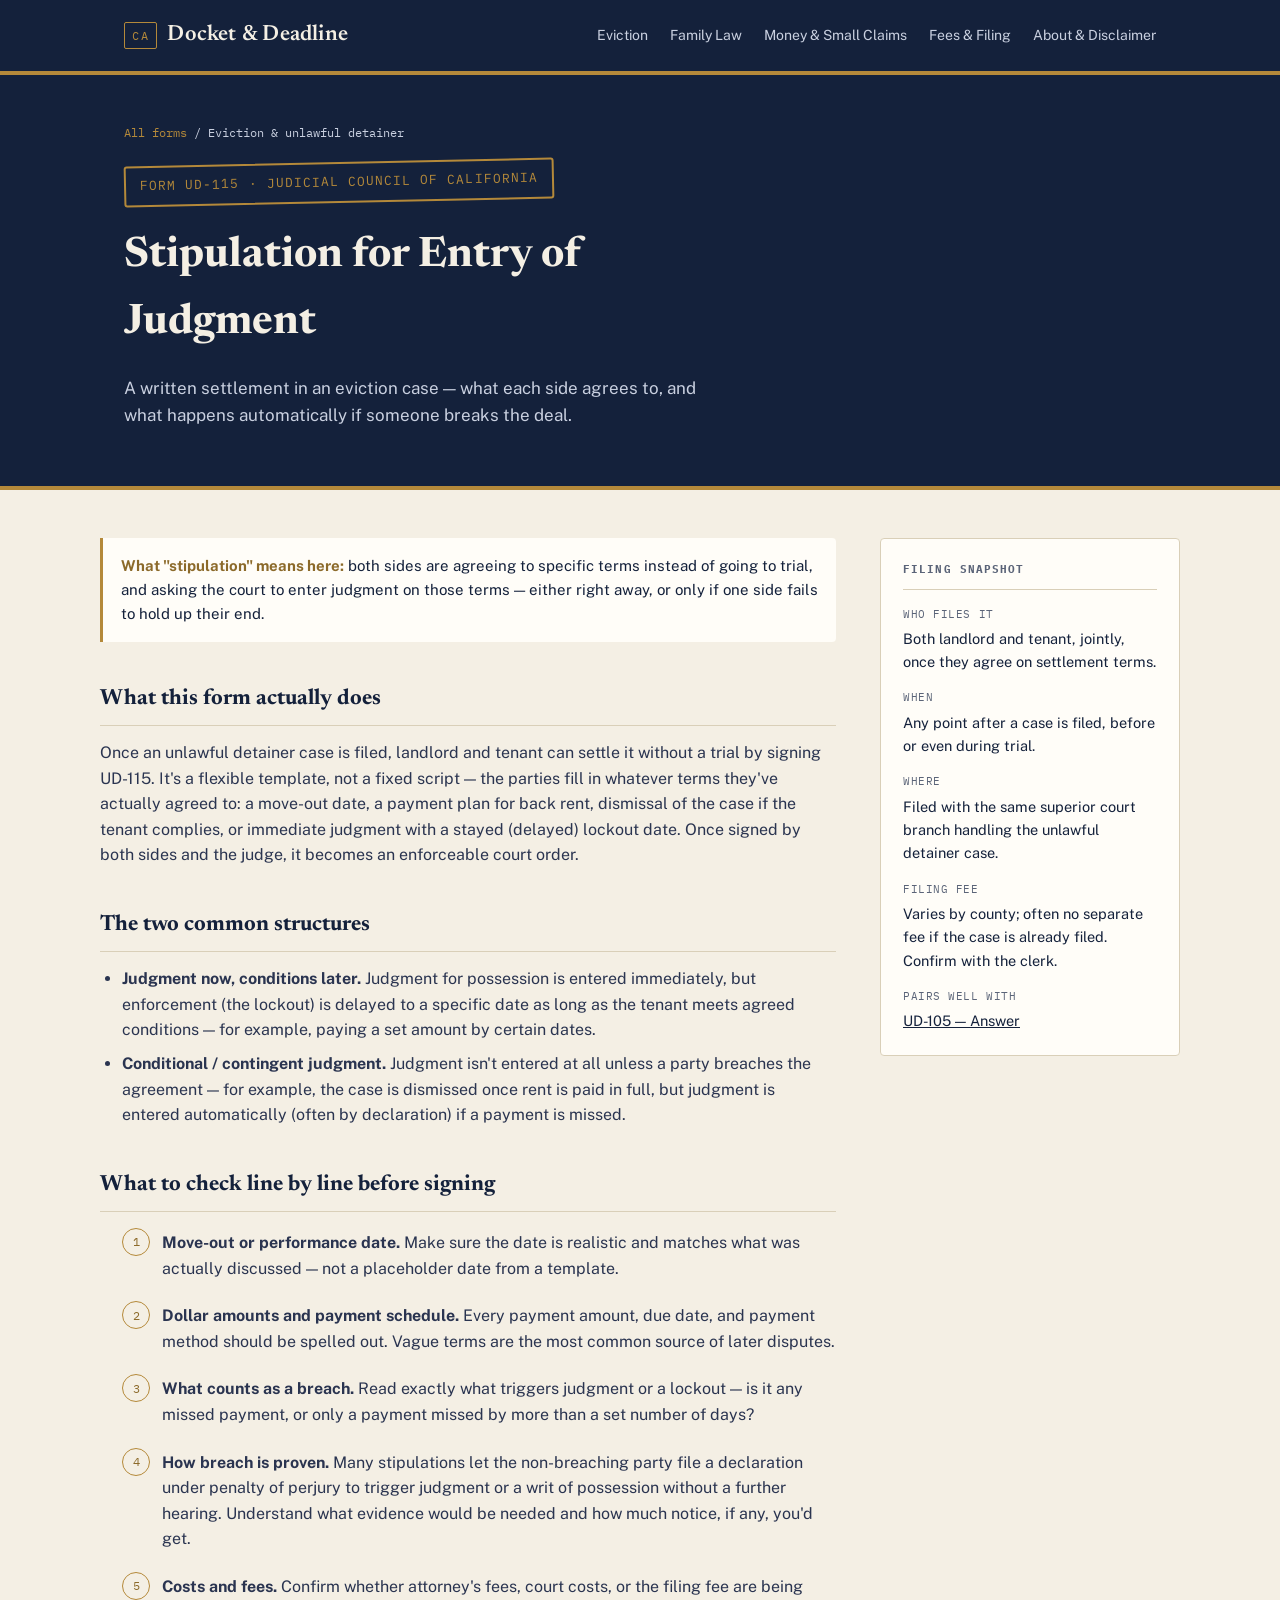
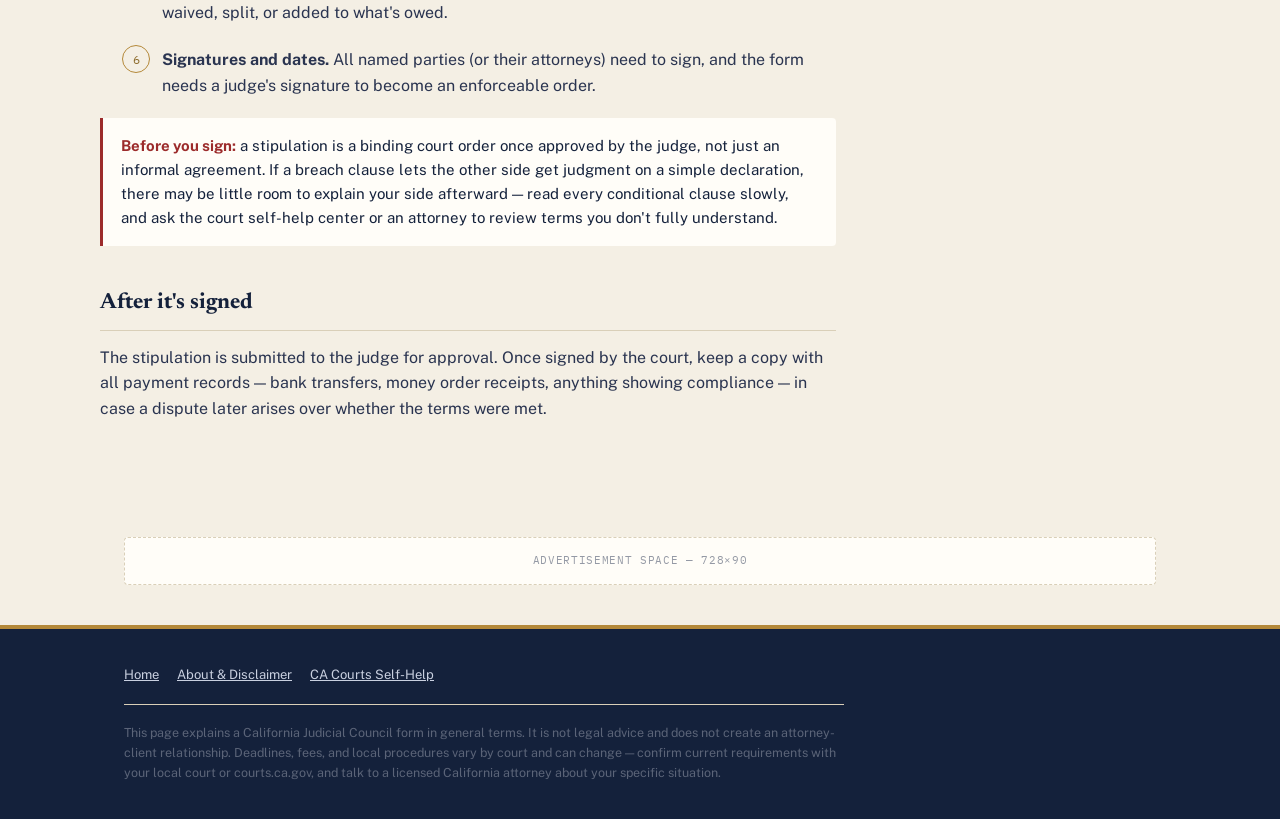
<file: ud-115.html>
<!DOCTYPE html>
<html lang="en">
<head>
<meta charset="UTF-8">
<meta name="viewport" content="width=device-width, initial-scale=1.0">
<title>UD-115 Stipulation for Entry of Judgment: Plain-English Guide | Docket &amp; Deadline</title>
<meta name="description" content="How the UD-115 stipulation settles a California eviction case — move-out dates, payment terms, breach clauses, and what to check before you sign.">
<link rel="canonical" href="https://docketanddeadline.com/ud-115.html">
<link rel="preconnect" href="https://fonts.googleapis.com">
<link href="https://fonts.googleapis.com/css2?family=Newsreader:ital,wght@0,500;0,600;1,500&family=Public+Sans:wght@400;500;600;700&family=IBM+Plex+Mono:wght@400;500;600&display=swap" rel="stylesheet">
<link rel="stylesheet" href="style.css">
</head>
<body>

<div class="topbar">
  <div class="wrap">
    <a class="brand" href="index.html">
      <span class="mark">CA</span>
      <span class="name">Docket &amp; Deadline</span>
    </a>
    <nav class="topnav">
      <a href="index.html#eviction">Eviction</a>
      <a href="index.html#family">Family Law</a>
      <a href="index.html#money">Money &amp; Small Claims</a>
      <a href="index.html#fees">Fees &amp; Filing</a>
      <a href="disclaimer.html">About &amp; Disclaimer</a>
    </nav>
  </div>
</div>

<header class="guide-header">
  <div class="wrap">
    <div class="breadcrumb"><a href="index.html">All forms</a> / Eviction &amp; unlawful detainer</div>
    <div class="stamp">FORM UD-115 · JUDICIAL COUNCIL OF CALIFORNIA</div>
    <h1>Stipulation for Entry of Judgment</h1>
    <p class="tagline">A written settlement in an eviction case — what each side agrees to, and what happens automatically if someone breaks the deal.</p>
  </div>
</header>

<main class="wrap guide-layout">
  <article class="guide-body">

    <div class="callout">
      <strong>What "stipulation" means here:</strong> both sides are agreeing to specific terms instead of going to trial, and asking the court to enter judgment on those terms — either right away, or only if one side fails to hold up their end.
    </div>

    <h2>What this form actually does</h2>
    <p>Once an unlawful detainer case is filed, landlord and tenant can settle it without a trial by signing UD-115. It's a flexible template, not a fixed script — the parties fill in whatever terms they've actually agreed to: a move-out date, a payment plan for back rent, dismissal of the case if the tenant complies, or immediate judgment with a stayed (delayed) lockout date. Once signed by both sides and the judge, it becomes an enforceable court order.</p>

    <h2>The two common structures</h2>
    <ul>
      <li><strong>Judgment now, conditions later.</strong> Judgment for possession is entered immediately, but enforcement (the lockout) is delayed to a specific date as long as the tenant meets agreed conditions — for example, paying a set amount by certain dates.</li>
      <li><strong>Conditional / contingent judgment.</strong> Judgment isn't entered at all unless a party breaches the agreement — for example, the case is dismissed once rent is paid in full, but judgment is entered automatically (often by declaration) if a payment is missed.</li>
    </ul>

    <h2>What to check line by line before signing</h2>
    <ol class="steps">
      <li><strong>Move-out or performance date.</strong> Make sure the date is realistic and matches what was actually discussed — not a placeholder date from a template.</li>
      <li><strong>Dollar amounts and payment schedule.</strong> Every payment amount, due date, and payment method should be spelled out. Vague terms are the most common source of later disputes.</li>
      <li><strong>What counts as a breach.</strong> Read exactly what triggers judgment or a lockout — is it any missed payment, or only a payment missed by more than a set number of days?</li>
      <li><strong>How breach is proven.</strong> Many stipulations let the non-breaching party file a declaration under penalty of perjury to trigger judgment or a writ of possession without a further hearing. Understand what evidence would be needed and how much notice, if any, you'd get.</li>
      <li><strong>Costs and fees.</strong> Confirm whether attorney's fees, court costs, or the filing fee are being waived, split, or added to what's owed.</li>
      <li><strong>Signatures and dates.</strong> All named parties (or their attorneys) need to sign, and the form needs a judge's signature to become an enforceable order.</li>
    </ol>

    <div class="callout deadline">
      <strong>Before you sign:</strong> a stipulation is a binding court order once approved by the judge, not just an informal agreement. If a breach clause lets the other side get judgment on a simple declaration, there may be little room to explain your side afterward — read every conditional clause slowly, and ask the court self-help center or an attorney to review terms you don't fully understand.
    </div>

    <h2>After it's signed</h2>
    <p>The stipulation is submitted to the judge for approval. Once signed by the court, keep a copy with all payment records — bank transfers, money order receipts, anything showing compliance — in case a dispute later arises over whether the terms were met.</p>

  </article>

  <aside class="snapshot">
    <h3>Filing snapshot</h3>
    <dl>
      <dt>Who files it</dt>
      <dd>Both landlord and tenant, jointly, once they agree on settlement terms.</dd>

      <dt>When</dt>
      <dd>Any point after a case is filed, before or even during trial.</dd>

      <dt>Where</dt>
      <dd>Filed with the same superior court branch handling the unlawful detainer case.</dd>

      <dt>Filing fee</dt>
      <dd>Varies by county; often no separate fee if the case is already filed. Confirm with the clerk.</dd>

      <dt>Pairs well with</dt>
      <dd><a href="ud-105.html">UD-105 — Answer</a></dd>
    </dl>
  </aside>
</main>

<div class="wrap"><div class="ad-slot"><span>Advertisement space — 728×90</span></div></div>

<footer>
  <div class="wrap">
    <div>
      <div class="foot-links">
        <a href="index.html">Home</a>
        <a href="disclaimer.html">About &amp; Disclaimer</a>
        <a href="https://selfhelp.courts.ca.gov" target="_blank" rel="noopener">CA Courts Self-Help</a>
      </div>
      <div class="disclaimer-strip">
        This page explains a California Judicial Council form in general terms. It is not legal advice and does not create an attorney-client relationship. Deadlines, fees, and local procedures vary by court and can change — confirm current requirements with your local court or courts.ca.gov, and talk to a licensed California attorney about your specific situation.
      </div>
    </div>
  </div>
</footer>

</body>
</html>
</file>
<file: style.css>
/* ============================================================
   Docket & Deadline — plain-English CA court form guides
   Design tokens
   ============================================================ */
:root{
  --ink:        #14213B;   /* deep courthouse navy — primary bg / headings */
  --ink-2:      #1F2E52;   /* lighter navy panel */
  --paper:      #F4EFE4;   /* warm document paper */
  --paper-2:    #FFFDF8;   /* card surface, near-white */
  --line:       #D9CFB8;   /* hairline rule on paper */
  --line-dark:  #3A4A73;   /* hairline rule on navy */
  --brass:      #B4893A;   /* seal / stamp accent */
  --brass-dark: #8C6A2A;
  --stamp:      #9C2B2B;   /* deadline / alert red */
  --ink-soft:   #5B6478;   /* muted text on paper */
  --paper-soft: #C9D0E0;   /* muted text on navy */

  --serif: "Newsreader", "Iowan Old Style", Georgia, serif;
  --sans: "Public Sans", -apple-system, BlinkMacSystemFont, "Segoe UI", sans-serif;
  --mono: "IBM Plex Mono", ui-monospace, SFMono-Regular, Menlo, monospace;
}

*{ box-sizing:border-box; }
html{ scroll-behavior:smooth; }
body{
  margin:0;
  background:var(--paper);
  color:var(--ink);
  font-family:var(--sans);
  font-size:16px;
  line-height:1.6;
  -webkit-font-smoothing:antialiased;
}

a{ color:var(--ink); }
a:focus-visible, button:focus-visible, input:focus-visible{
  outline:3px solid var(--brass);
  outline-offset:2px;
}

img{ max-width:100%; }

.wrap{
  max-width:1080px;
  margin:0 auto;
  padding:0 24px;
}

/* ---------- Top bar ---------- */
.topbar{
  background:var(--ink);
  color:var(--paper);
  border-bottom:4px solid var(--brass);
}
.topbar .wrap{
  display:flex;
  align-items:center;
  justify-content:space-between;
  padding-top:18px;
  padding-bottom:18px;
  gap:20px;
  flex-wrap:wrap;
}
.brand{
  display:flex;
  align-items:baseline;
  gap:10px;
  text-decoration:none;
  color:var(--paper);
}
.brand .mark{
  font-family:var(--mono);
  font-size:12px;
  letter-spacing:.14em;
  border:1px solid var(--brass);
  color:var(--brass);
  padding:3px 7px;
  border-radius:2px;
}
.brand .name{
  font-family:var(--serif);
  font-size:22px;
  font-weight:600;
  letter-spacing:.01em;
}
.topnav{
  display:flex;
  gap:22px;
  font-size:14px;
}
.topnav a{
  color:var(--paper-soft);
  text-decoration:none;
  border-bottom:1px solid transparent;
}
.topnav a:hover{ color:var(--paper); border-bottom-color:var(--brass); }

/* ---------- Hero ---------- */
.hero{
  background:
    linear-gradient(180deg, var(--ink) 0%, var(--ink-2) 100%);
  color:var(--paper);
  padding:64px 0 56px;
  position:relative;
  overflow:hidden;
}
.hero::before{
  content:"";
  position:absolute;
  inset:0;
  background-image:
    repeating-linear-gradient(0deg, rgba(255,255,255,0.035) 0 1px, transparent 1px 28px);
  pointer-events:none;
}
.hero .wrap{ position:relative; }
.eyebrow{
  font-family:var(--mono);
  font-size:12px;
  letter-spacing:.16em;
  text-transform:uppercase;
  color:var(--brass);
  display:inline-flex;
  align-items:center;
  gap:10px;
  margin-bottom:18px;
}
.eyebrow::before{
  content:"";
  width:24px; height:1px;
  background:var(--brass);
  display:inline-block;
}
h1.hero-title{
  font-family:var(--serif);
  font-weight:600;
  font-size:clamp(32px, 5vw, 52px);
  line-height:1.08;
  margin:0 0 18px;
  max-width:14ch;
}
.hero-sub{
  font-size:18px;
  color:var(--paper-soft);
  max-width:56ch;
  margin:0 0 30px;
}
.search-box{
  max-width:520px;
  display:flex;
  border:1px solid var(--line-dark);
  background:var(--ink-2);
  border-radius:3px;
  overflow:hidden;
}
.search-box input{
  flex:1;
  background:transparent;
  border:0;
  color:var(--paper);
  font-family:var(--sans);
  font-size:15px;
  padding:14px 16px;
}
.search-box input::placeholder{ color:var(--paper-soft); }
.search-box .search-icon{
  display:flex;
  align-items:center;
  padding:0 16px;
  color:var(--brass);
  font-family:var(--mono);
  font-size:13px;
}

/* ---------- Section labels ---------- */
.section{ padding:56px 0; }
.section-head{
  display:flex;
  align-items:baseline;
  justify-content:space-between;
  gap:16px;
  border-bottom:1px solid var(--line);
  padding-bottom:14px;
  margin-bottom:28px;
  flex-wrap:wrap;
}
.section-head h2{
  font-family:var(--serif);
  font-size:26px;
  margin:0;
}
.section-head .count{
  font-family:var(--mono);
  font-size:12px;
  color:var(--ink-soft);
  letter-spacing:.06em;
}

/* ---------- Docket table (form index) ---------- */
.docket{
  border:1px solid var(--line);
  background:var(--paper-2);
  border-radius:4px;
  overflow:hidden;
}
.docket-row{
  display:grid;
  grid-template-columns:110px 1fr auto;
  gap:18px;
  align-items:center;
  padding:18px 22px;
  border-bottom:1px solid var(--line);
  text-decoration:none;
  color:var(--ink);
  transition:background .15s ease;
}
.docket-row:last-child{ border-bottom:none; }
.docket-row:hover{ background:var(--paper); }
.docket-row:hover .go{ color:var(--brass-dark); transform:translateX(2px); }
.form-code{
  font-family:var(--mono);
  font-size:14px;
  font-weight:600;
  color:var(--brass-dark);
  border:1px solid var(--brass);
  border-radius:2px;
  padding:4px 8px;
  text-align:center;
  white-space:nowrap;
}
.docket-body .form-name{
  font-weight:600;
  font-size:16px;
  margin-bottom:3px;
}
.docket-body .form-desc{
  font-size:14px;
  color:var(--ink-soft);
}
.form-tags{
  display:flex;
  gap:6px;
  margin-top:8px;
  flex-wrap:wrap;
}
.tag{
  font-family:var(--mono);
  font-size:10.5px;
  letter-spacing:.05em;
  text-transform:uppercase;
  color:var(--ink-soft);
  background:var(--paper);
  border:1px solid var(--line);
  padding:2px 7px;
  border-radius:2px;
}
.go{
  font-family:var(--mono);
  font-size:13px;
  color:var(--ink-soft);
  transition:color .15s ease, transform .15s ease;
}

/* ---------- Ad slots ---------- */
.ad-slot{
  border:1px dashed var(--line);
  background:var(--paper-2);
  color:var(--ink-soft);
  font-family:var(--mono);
  font-size:11px;
  letter-spacing:.06em;
  text-transform:uppercase;
  text-align:center;
  padding:14px;
  border-radius:4px;
  margin:36px 0;
}
.ad-slot span{ opacity:.65; }

/* ---------- Guide page ---------- */
.guide-header{
  background:var(--ink);
  color:var(--paper);
  padding:48px 0 40px;
  border-bottom:4px solid var(--brass);
}
.stamp{
  display:inline-flex;
  align-items:center;
  gap:12px;
  border:2px solid var(--brass);
  color:var(--brass);
  font-family:var(--mono);
  padding:8px 14px;
  border-radius:3px;
  transform:rotate(-1.2deg);
  margin-bottom:20px;
  font-size:13px;
  letter-spacing:.08em;
}
.guide-header h1{
  font-family:var(--serif);
  font-size:clamp(28px,4vw,42px);
  margin:0 0 10px;
  max-width:22ch;
}
.guide-header .tagline{
  color:var(--paper-soft);
  font-size:17px;
  max-width:60ch;
}
.breadcrumb{
  font-family:var(--mono);
  font-size:12px;
  color:var(--paper-soft);
  margin-bottom:20px;
}
.breadcrumb a{ color:var(--brass); text-decoration:none; }

.guide-layout{
  display:grid;
  grid-template-columns:1fr 300px;
  gap:44px;
  padding:48px 0 64px;
  align-items:start;
}
@media (max-width:820px){
  .guide-layout{ grid-template-columns:1fr; }
}

.guide-body h2{
  font-family:var(--serif);
  font-size:22px;
  margin:40px 0 14px;
  padding-bottom:8px;
  border-bottom:1px solid var(--line);
}
.guide-body h2:first-child{ margin-top:0; }
.guide-body p{ margin:0 0 16px; color:#2A3450; }
.guide-body ul, .guide-body ol{ margin:0 0 16px; padding-left:22px; color:#2A3450; }
.guide-body li{ margin-bottom:8px; }
.callout{
  background:var(--paper-2);
  border-left:3px solid var(--brass);
  padding:16px 18px;
  border-radius:0 4px 4px 0;
  margin:0 0 20px;
  font-size:15px;
}
.callout.deadline{ border-left-color:var(--stamp); }
.callout.deadline strong{ color:var(--stamp); }
.callout strong{ color:var(--brass-dark); }

.steps{ counter-reset:step; list-style:none; padding:0; margin:0 0 16px; }
.steps li{
  counter-increment:step;
  position:relative;
  padding:4px 0 4px 40px;
  margin-bottom:14px;
}
.steps li::before{
  content:counter(step);
  position:absolute;
  left:0; top:2px;
  width:26px; height:26px;
  border:1px solid var(--brass);
  color:var(--brass-dark);
  font-family:var(--mono);
  font-size:12px;
  border-radius:50%;
  display:flex;
  align-items:center;
  justify-content:center;
}

/* Sidebar snapshot card */
.snapshot{
  border:1px solid var(--line);
  background:var(--paper-2);
  border-radius:4px;
  padding:22px;
  position:sticky;
  top:24px;
}
.snapshot h3{
  font-family:var(--mono);
  font-size:11px;
  letter-spacing:.1em;
  text-transform:uppercase;
  color:var(--ink-soft);
  margin:0 0 16px;
  border-bottom:1px solid var(--line);
  padding-bottom:10px;
}
.snapshot dl{ margin:0; }
.snapshot dt{
  font-family:var(--mono);
  font-size:11px;
  letter-spacing:.05em;
  text-transform:uppercase;
  color:var(--ink-soft);
  margin-bottom:4px;
}
.snapshot dd{
  margin:0 0 16px;
  font-size:14.5px;
}
.snapshot dd:last-child{ margin-bottom:0; }

/* ---------- Footer ---------- */
footer{
  background:var(--ink);
  color:var(--paper-soft);
  padding:36px 0;
  margin-top:40px;
  border-top:4px solid var(--brass);
}
footer .wrap{
  display:flex;
  justify-content:space-between;
  gap:20px;
  flex-wrap:wrap;
  font-size:13px;
}
footer a{ color:var(--paper-soft); }
footer .foot-links{ display:flex; gap:18px; }
.disclaimer-strip{
  font-size:12.5px;
  color:var(--ink-soft);
  border-top:1px solid var(--line);
  padding-top:18px;
  margin-top:18px;
  max-width:90ch;
}

/* ---------- Utility ---------- */
.hidden{ display:none !important; }
</file>
